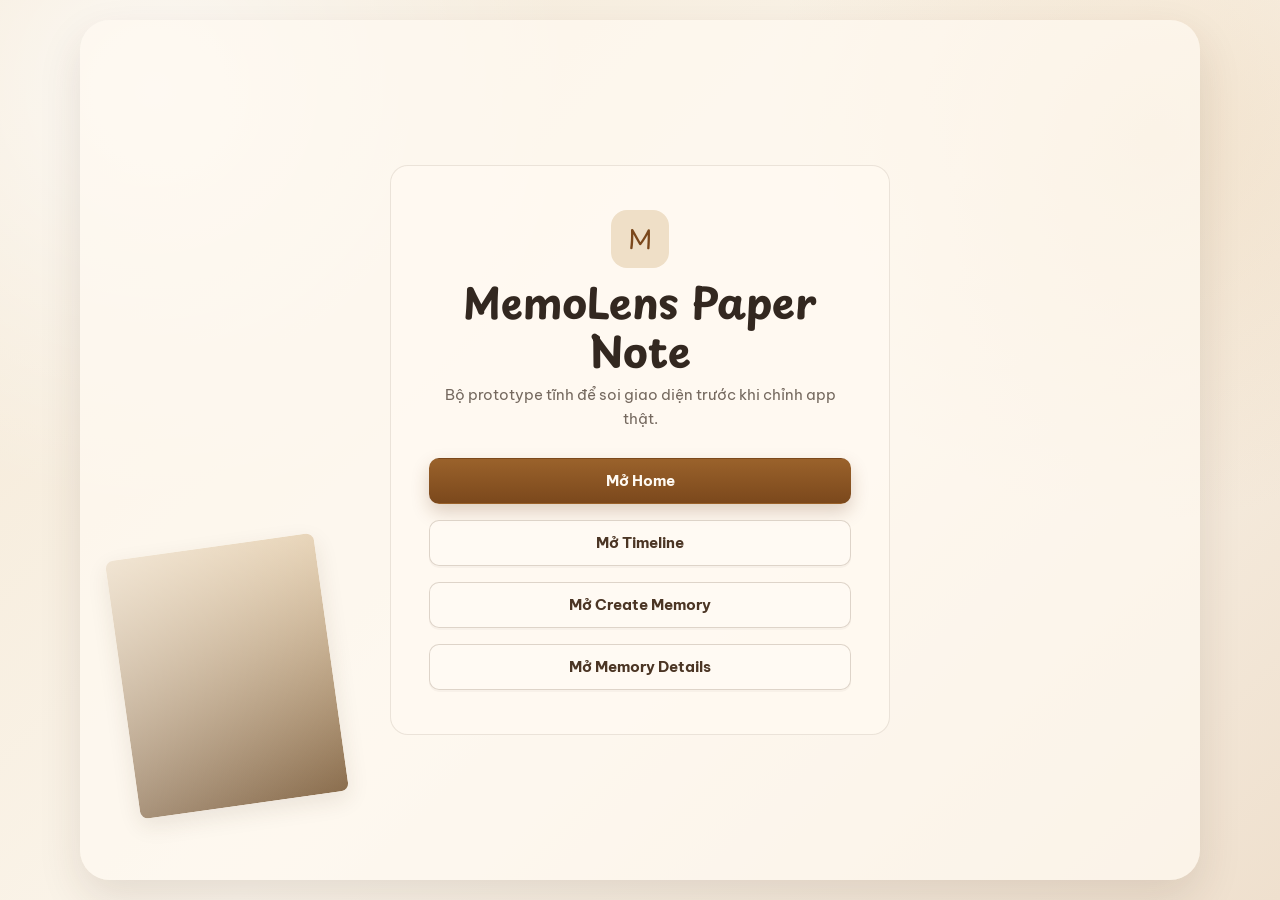
<file: design/prototype/index.html>
<!doctype html>
<html lang="vi">
<head>
  <meta charset="utf-8">
  <meta name="viewport" content="width=device-width, initial-scale=1">
  <title>MemoLens Prototype</title>
  <link rel="stylesheet" href="styles.css">
</head>
<body>
  <main class="auth-page">
    <section class="auth-card paper-card">
      <div class="auth-mark">M</div>
      <h1>MemoLens Paper Note</h1>
      <p>Bộ prototype tĩnh để soi giao diện trước khi chỉnh app thật.</p>
      <div class="auth-form">
        <a class="btn primary" href="home.html">Mở Home</a>
        <a class="btn" href="timeline.html">Mở Timeline</a>
        <a class="btn" href="create-memory.html">Mở Create Memory</a>
        <a class="btn" href="memory-details.html">Mở Memory Details</a>
      </div>
    </section>
  </main>
</body>
</html>
</file>
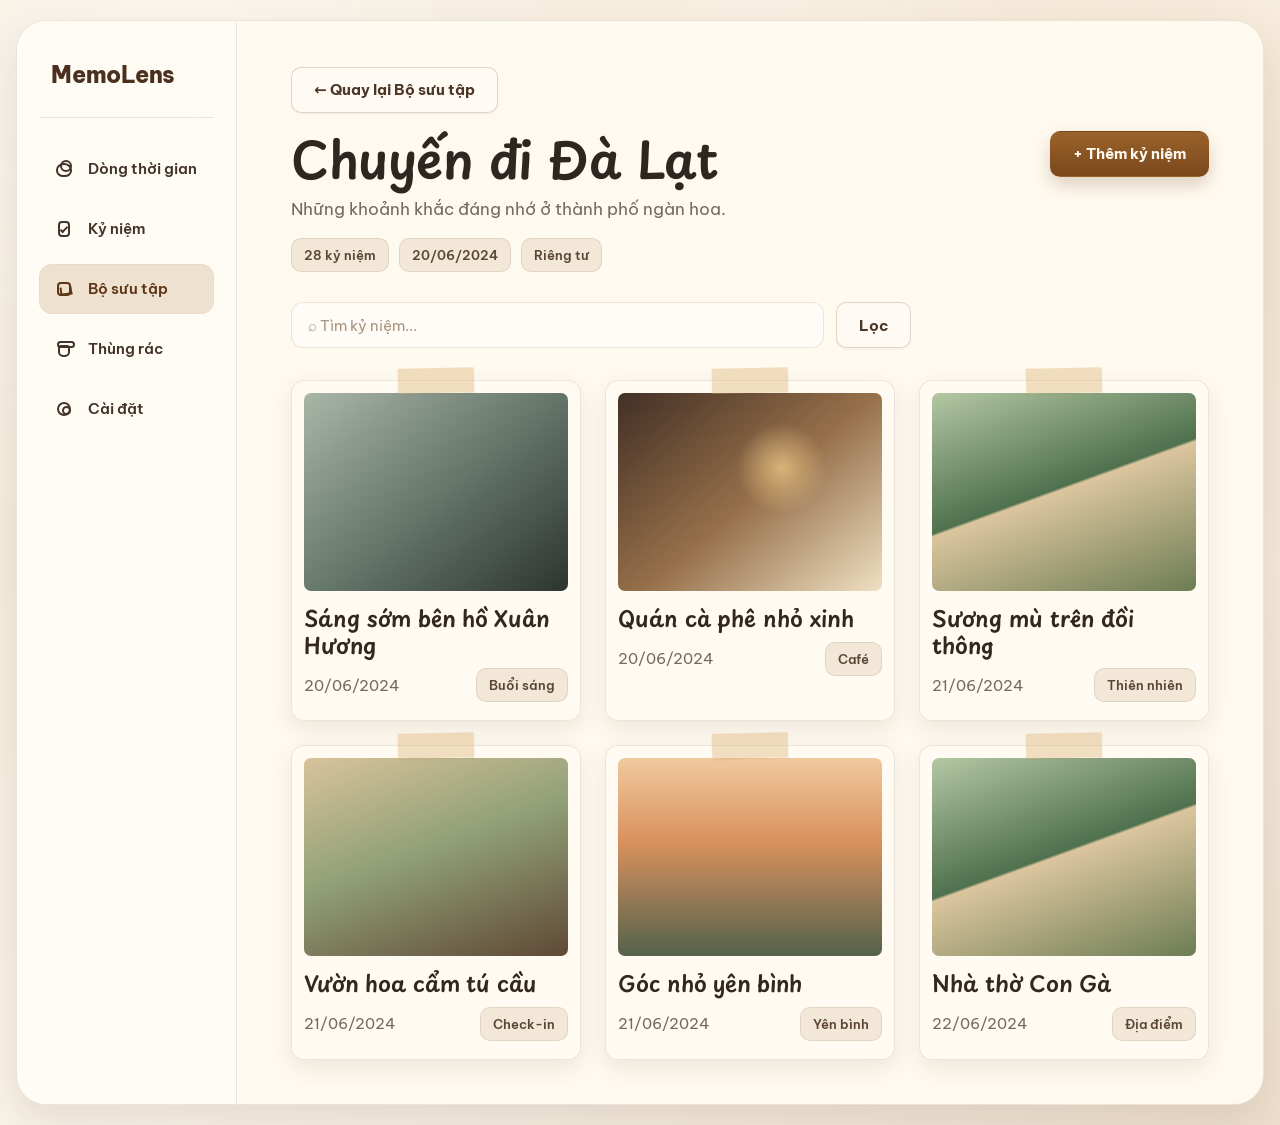
<file: design/prototype/album-details.html>
<!doctype html>
<html lang="vi">
<head>
  <meta charset="utf-8">
  <meta name="viewport" content="width=device-width, initial-scale=1">
  <title>MemoLens - Album Details Prototype</title>
  <link rel="stylesheet" href="styles.css">
</head>
<body>
  <div class="app-shell">
    <aside class="sidebar">
      <a class="brand" href="home.html">MemoLens</a>
      <nav class="side-nav">
        <a class="nav-item" href="timeline.html"><span class="nav-icon icon-timeline"></span>Dòng thời gian</a>
        <a class="nav-item" href="timeline.html"><span class="nav-icon icon-memory"></span>Kỷ niệm</a>
        <a class="nav-item active" href="albums.html"><span class="nav-icon icon-album"></span>Bộ sưu tập</a>
        <a class="nav-item" href="trash.html"><span class="nav-icon icon-trash"></span>Thùng rác</a>
        <a class="nav-item" href="settings.html"><span class="nav-icon icon-settings"></span>Cài đặt</a>
      </nav>
    </aside>
    <div>
      <header class="topbar"><a class="brand" href="home.html">MemoLens</a><span class="menu-dot">☰</span></header>
      <main class="main">
        <a class="btn" href="albums.html">← Quay lại Bộ sưu tập</a>
        <header class="page-header" style="margin-top:18px;">
          <div>
            <h1 class="page-title">Chuyến đi Đà Lạt</h1>
            <p class="subtitle">Những khoảnh khắc đáng nhớ ở thành phố ngàn hoa.</p>
            <div class="meta-row" style="margin-top:16px;"><span class="chip">28 kỷ niệm</span><span class="chip">20/06/2024</span><span class="chip">Riêng tư</span></div>
          </div>
          <a class="btn primary" href="#">+ Thêm kỷ niệm</a>
        </header>
        <section class="search-row"><div class="search">⌕ Tìm kỷ niệm...</div><a class="btn" href="#">Lọc</a></section>
        <section class="memory-grid">
          <article class="photo-card tape"><div class="cover photo-rain"></div><h2>Sáng sớm bên hồ Xuân Hương</h2><div class="card-meta"><p>20/06/2024</p><span class="chip">Buổi sáng</span></div></article>
          <article class="photo-card tape"><div class="cover photo-coffee"></div><h2>Quán cà phê nhỏ xinh</h2><div class="card-meta"><p>20/06/2024</p><span class="chip">Café</span></div></article>
          <article class="photo-card tape"><div class="cover photo-mountain"></div><h2>Sương mù trên đồi thông</h2><div class="card-meta"><p>21/06/2024</p><span class="chip">Thiên nhiên</span></div></article>
          <article class="photo-card tape"><div class="cover photo-bike"></div><h2>Vườn hoa cẩm tú cầu</h2><div class="card-meta"><p>21/06/2024</p><span class="chip">Check-in</span></div></article>
          <article class="photo-card tape"><div class="cover photo-sunset"></div><h2>Góc nhỏ yên bình</h2><div class="card-meta"><p>21/06/2024</p><span class="chip">Yên bình</span></div></article>
          <article class="photo-card tape"><div class="cover photo-mountain"></div><h2>Nhà thờ Con Gà</h2><div class="card-meta"><p>22/06/2024</p><span class="chip">Địa điểm</span></div></article>
        </section>
      </main>
    </div>
  </div>
  <nav class="mobile-nav"><a href="timeline.html">Dòng</a><a href="timeline.html">Kỷ niệm</a><a class="active" href="albums.html">Bộ sưu tập</a><a href="trash.html">Rác</a><a href="settings.html">Cài đặt</a></nav>
</body>
</html>
</file>
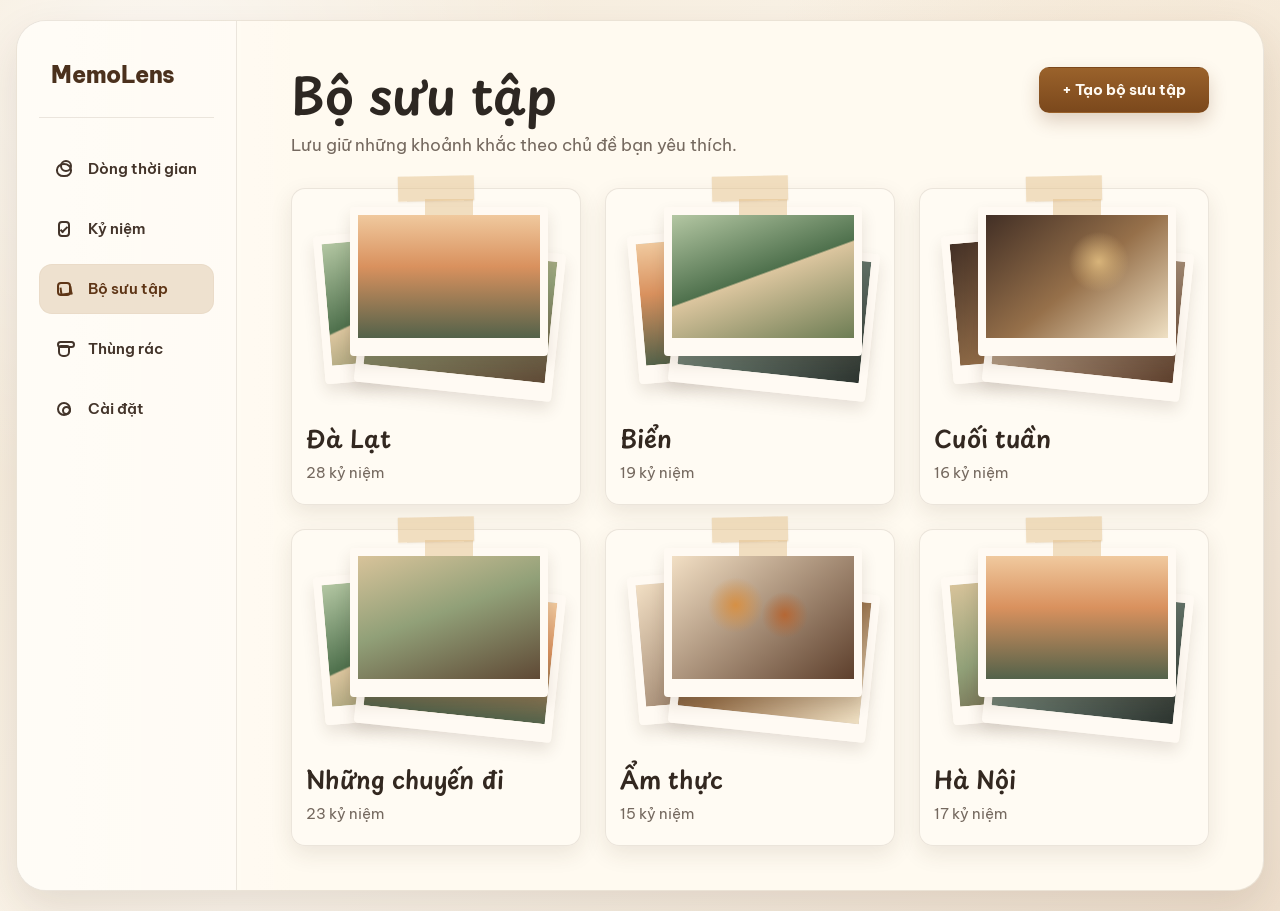
<file: design/prototype/albums.html>
<!doctype html>
<html lang="vi">
<head>
  <meta charset="utf-8">
  <meta name="viewport" content="width=device-width, initial-scale=1">
  <title>MemoLens - Albums Prototype</title>
  <link rel="stylesheet" href="styles.css">
</head>
<body>
  <div class="app-shell">
    <aside class="sidebar">
      <a class="brand" href="home.html">MemoLens</a>
      <nav class="side-nav">
        <a class="nav-item" href="timeline.html"><span class="nav-icon icon-timeline"></span>Dòng thời gian</a>
        <a class="nav-item" href="timeline.html"><span class="nav-icon icon-memory"></span>Kỷ niệm</a>
        <a class="nav-item active" href="albums.html"><span class="nav-icon icon-album"></span>Bộ sưu tập</a>
        <a class="nav-item" href="trash.html"><span class="nav-icon icon-trash"></span>Thùng rác</a>
        <a class="nav-item" href="settings.html"><span class="nav-icon icon-settings"></span>Cài đặt</a>
      </nav>
    </aside>
    <div>
      <header class="topbar"><a class="brand" href="home.html">MemoLens</a><span class="menu-dot">☰</span></header>
      <main class="main">
        <header class="page-header">
          <div><h1 class="page-title">Bộ sưu tập</h1><p class="subtitle">Lưu giữ những khoảnh khắc theo chủ đề bạn yêu thích.</p></div>
          <a class="btn primary" href="create-album.html">+ Tạo bộ sưu tập</a>
        </header>
        <section class="collection-grid">
          <a class="collection-card tape" href="album-details.html">
            <div class="stack"><div class="stack-photo photo-mountain"></div><div class="stack-photo photo-bike"></div><div class="stack-photo photo-sunset"></div></div>
            <h2>Đà Lạt</h2><p>28 kỷ niệm</p>
          </a>
          <a class="collection-card tape" href="album-details.html">
            <div class="stack"><div class="stack-photo photo-sunset"></div><div class="stack-photo photo-rain"></div><div class="stack-photo photo-mountain"></div></div>
            <h2>Biển</h2><p>19 kỷ niệm</p>
          </a>
          <a class="collection-card tape" href="album-details.html">
            <div class="stack"><div class="stack-photo photo-coffee"></div><div class="stack-photo photo-food"></div><div class="stack-photo photo-coffee"></div></div>
            <h2>Cuối tuần</h2><p>16 kỷ niệm</p>
          </a>
          <a class="collection-card tape" href="album-details.html">
            <div class="stack"><div class="stack-photo photo-mountain"></div><div class="stack-photo photo-sunset"></div><div class="stack-photo photo-bike"></div></div>
            <h2>Những chuyến đi</h2><p>23 kỷ niệm</p>
          </a>
          <a class="collection-card tape" href="album-details.html">
            <div class="stack"><div class="stack-photo photo-food"></div><div class="stack-photo photo-coffee"></div><div class="stack-photo photo-food"></div></div>
            <h2>Ẩm thực</h2><p>15 kỷ niệm</p>
          </a>
          <a class="collection-card tape" href="album-details.html">
            <div class="stack"><div class="stack-photo photo-bike"></div><div class="stack-photo photo-rain"></div><div class="stack-photo photo-sunset"></div></div>
            <h2>Hà Nội</h2><p>17 kỷ niệm</p>
          </a>
        </section>
      </main>
    </div>
  </div>
  <nav class="mobile-nav"><a href="timeline.html">Dòng</a><a href="timeline.html">Kỷ niệm</a><a class="active" href="albums.html">Bộ sưu tập</a><a href="trash.html">Rác</a><a href="settings.html">Cài đặt</a></nav>
</body>
</html>
</file>
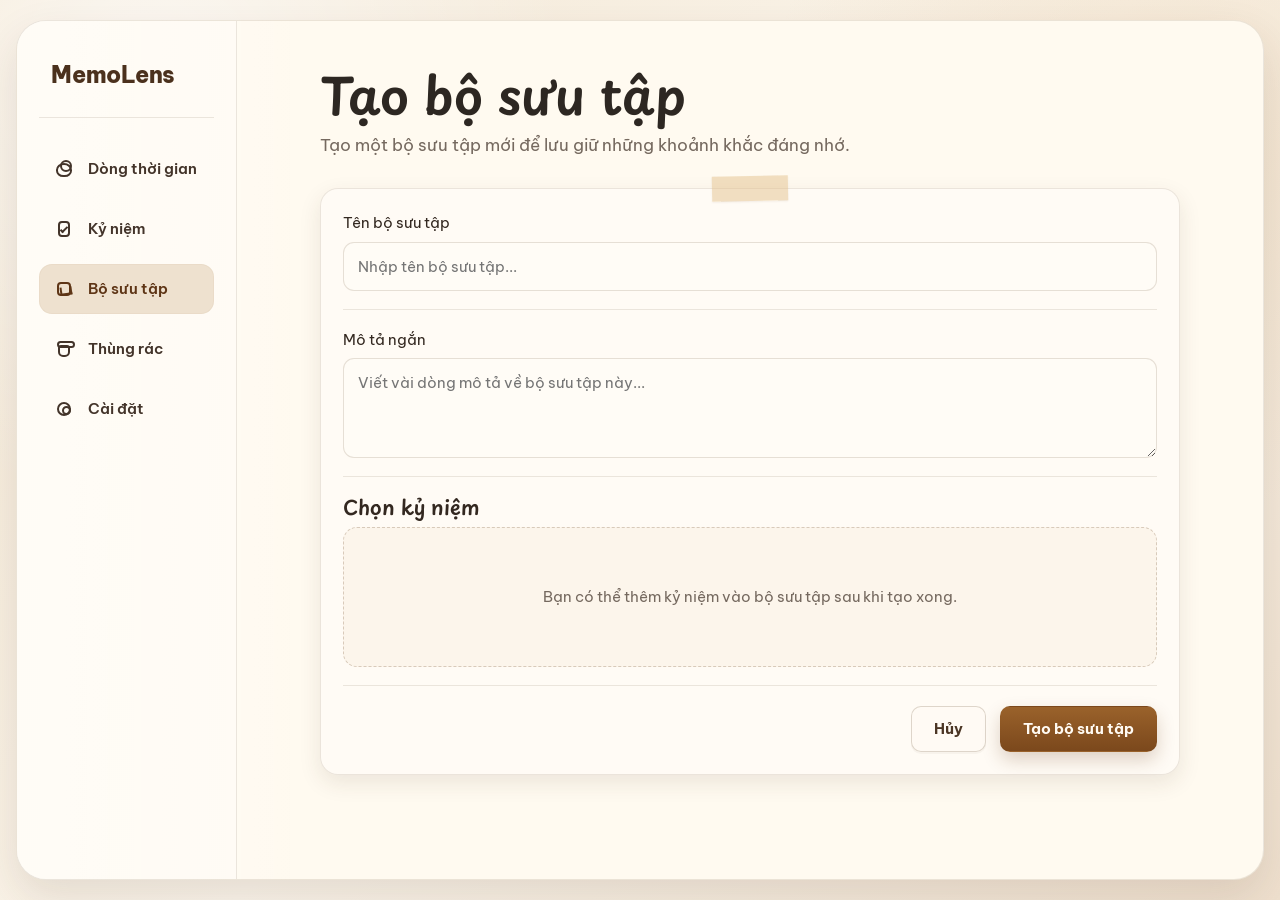
<file: design/prototype/create-album.html>
<!doctype html>
<html lang="vi">
<head>
  <meta charset="utf-8">
  <meta name="viewport" content="width=device-width, initial-scale=1">
  <title>MemoLens - Create Album Prototype</title>
  <link rel="stylesheet" href="styles.css">
</head>
<body>
  <div class="app-shell">
    <aside class="sidebar">
      <a class="brand" href="home.html">MemoLens</a>
      <nav class="side-nav">
        <a class="nav-item" href="timeline.html"><span class="nav-icon icon-timeline"></span>Dòng thời gian</a>
        <a class="nav-item" href="timeline.html"><span class="nav-icon icon-memory"></span>Kỷ niệm</a>
        <a class="nav-item active" href="albums.html"><span class="nav-icon icon-album"></span>Bộ sưu tập</a>
        <a class="nav-item" href="trash.html"><span class="nav-icon icon-trash"></span>Thùng rác</a>
        <a class="nav-item" href="settings.html"><span class="nav-icon icon-settings"></span>Cài đặt</a>
      </nav>
    </aside>
    <div>
      <header class="topbar"><a class="brand" href="home.html">MemoLens</a><span class="menu-dot">☰</span></header>
      <main class="main">
        <section class="form-shell">
          <header class="page-header">
            <div><h1 class="page-title">Tạo bộ sưu tập</h1><p class="subtitle">Tạo một bộ sưu tập mới để lưu giữ những khoảnh khắc đáng nhớ.</p></div>
          </header>
          <form class="form-card paper-card tape">
            <section class="form-section">
              <label class="field"><span>Tên bộ sưu tập</span><input class="input" placeholder="Nhập tên bộ sưu tập..."></label>
            </section>
            <section class="form-section">
              <label class="field"><span>Mô tả ngắn</span><textarea class="textarea" style="min-height:100px;" placeholder="Viết vài dòng mô tả về bộ sưu tập này..."></textarea></label>
            </section>
            <section class="form-section">
              <h2>Chọn kỷ niệm</h2>
              <div class="upload-box">Bạn có thể thêm kỷ niệm vào bộ sưu tập sau khi tạo xong.</div>
            </section>
            <div class="form-actions"><a class="btn" href="albums.html">Hủy</a><button class="btn primary" type="button">Tạo bộ sưu tập</button></div>
          </form>
        </section>
      </main>
    </div>
  </div>
  <nav class="mobile-nav"><a href="timeline.html">Dòng</a><a href="timeline.html">Kỷ niệm</a><a class="active" href="albums.html">Bộ sưu tập</a><a href="trash.html">Rác</a><a href="settings.html">Cài đặt</a></nav>
</body>
</html>
</file>
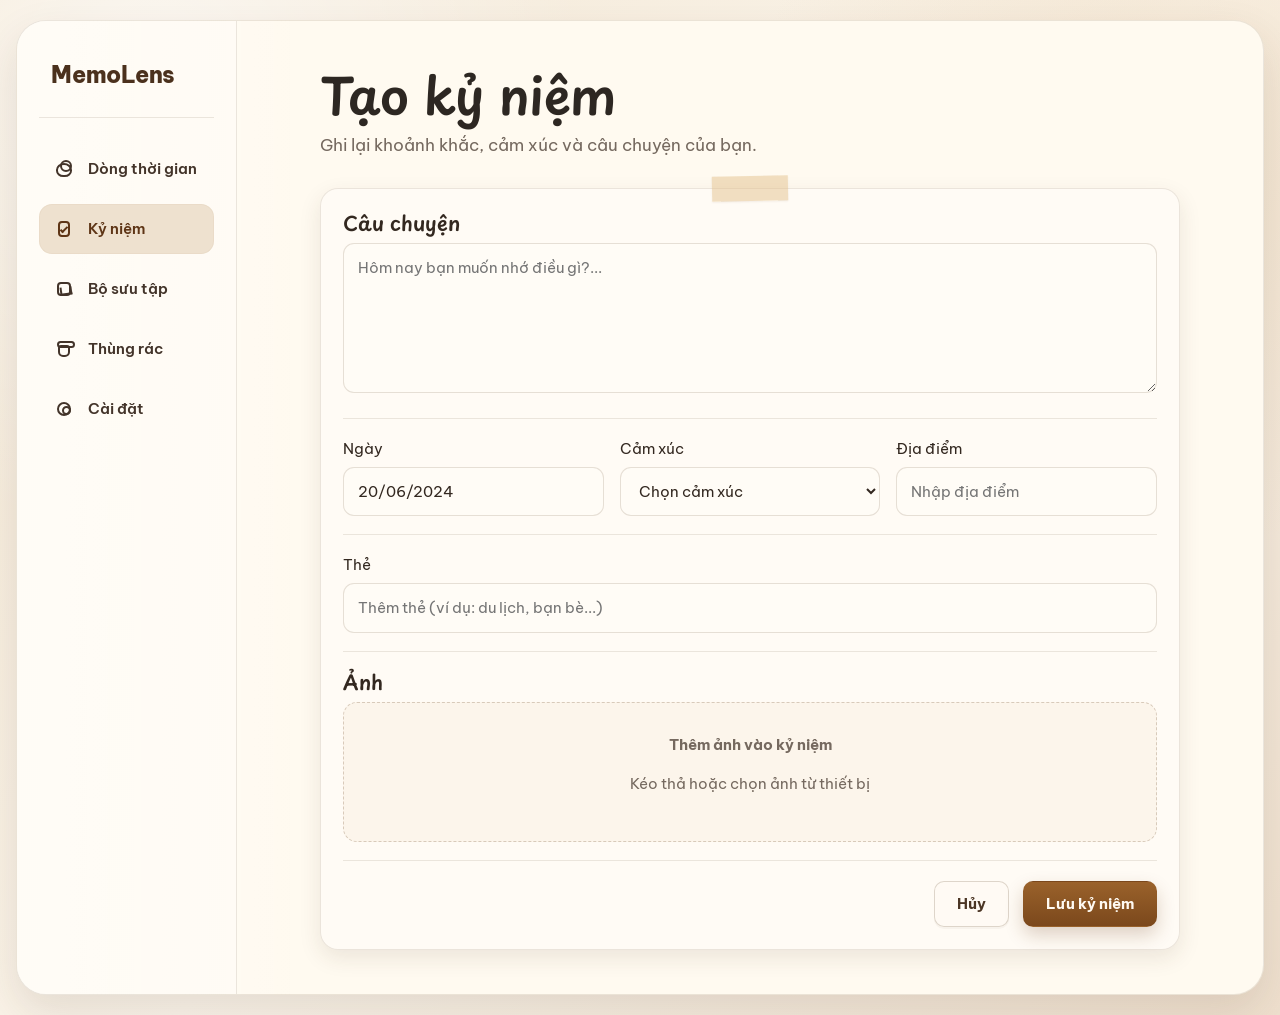
<file: design/prototype/create-memory.html>
<!doctype html>
<html lang="vi">
<head>
  <meta charset="utf-8">
  <meta name="viewport" content="width=device-width, initial-scale=1">
  <title>MemoLens - Create Memory Prototype</title>
  <link rel="stylesheet" href="styles.css">
</head>
<body>
  <div class="app-shell">
    <aside class="sidebar">
      <a class="brand" href="home.html">MemoLens</a>
      <nav class="side-nav">
        <a class="nav-item" href="timeline.html"><span class="nav-icon icon-timeline"></span>Dòng thời gian</a>
        <a class="nav-item active" href="timeline.html"><span class="nav-icon icon-memory"></span>Kỷ niệm</a>
        <a class="nav-item" href="albums.html"><span class="nav-icon icon-album"></span>Bộ sưu tập</a>
        <a class="nav-item" href="trash.html"><span class="nav-icon icon-trash"></span>Thùng rác</a>
        <a class="nav-item" href="settings.html"><span class="nav-icon icon-settings"></span>Cài đặt</a>
      </nav>
    </aside>
    <div>
      <header class="topbar"><a class="brand" href="home.html">MemoLens</a><span class="menu-dot">☰</span></header>
      <main class="main">
        <section class="form-shell">
          <header class="page-header">
            <div>
              <h1 class="page-title">Tạo kỷ niệm</h1>
              <p class="subtitle">Ghi lại khoảnh khắc, cảm xúc và câu chuyện của bạn.</p>
            </div>
          </header>
          <form class="form-card paper-card tape">
            <section class="form-section">
              <h2>Câu chuyện</h2>
              <textarea class="textarea" placeholder="Hôm nay bạn muốn nhớ điều gì?..."></textarea>
            </section>
            <section class="form-section">
              <div class="form-row">
                <label class="field"><span>Ngày</span><input class="input" value="20/06/2024"></label>
                <label class="field"><span>Cảm xúc</span><select class="select"><option>Chọn cảm xúc</option><option>Bình yên</option></select></label>
                <label class="field"><span>Địa điểm</span><input class="input" placeholder="Nhập địa điểm"></label>
              </div>
            </section>
            <section class="form-section">
              <label class="field"><span>Thẻ</span><input class="input" placeholder="Thêm thẻ (ví dụ: du lịch, bạn bè...)"></label>
            </section>
            <section class="form-section">
              <h2>Ảnh</h2>
              <div class="upload-box">
                <div>
                  <strong>Thêm ảnh vào kỷ niệm</strong>
                  <p>Kéo thả hoặc chọn ảnh từ thiết bị</p>
                </div>
              </div>
            </section>
            <div class="form-actions">
              <a class="btn" href="timeline.html">Hủy</a>
              <button class="btn primary" type="button">Lưu kỷ niệm</button>
            </div>
          </form>
        </section>
      </main>
    </div>
  </div>
  <nav class="mobile-nav"><a href="timeline.html">Dòng</a><a class="active" href="timeline.html">Kỷ niệm</a><a href="albums.html">Bộ sưu tập</a><a href="trash.html">Rác</a><a href="settings.html">Cài đặt</a></nav>
</body>
</html>
</file>
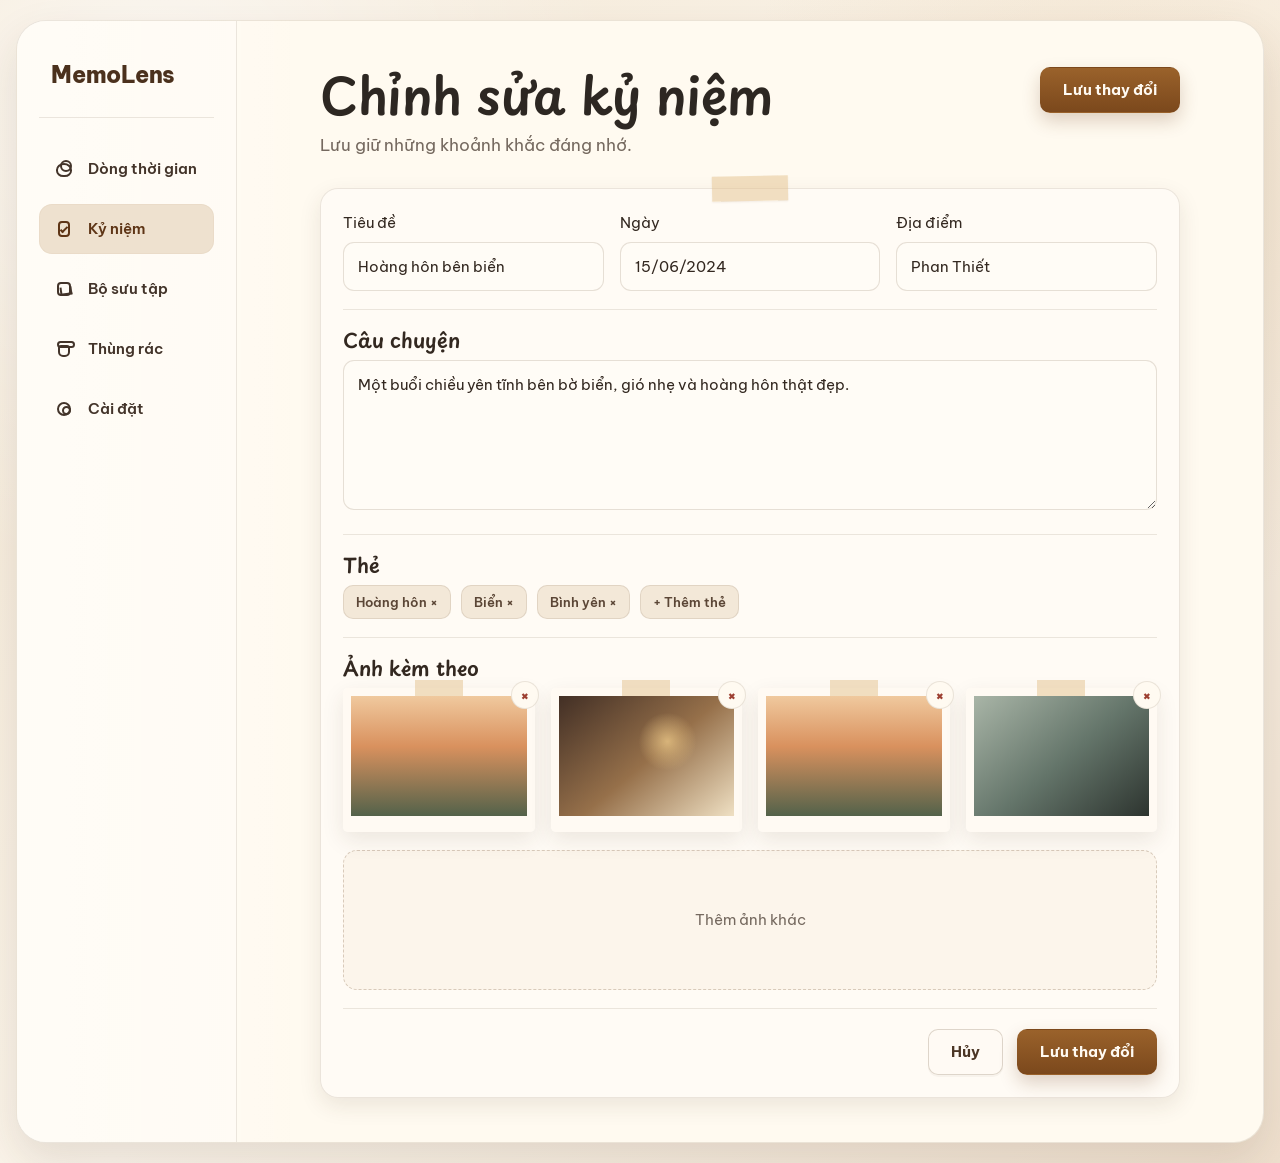
<file: design/prototype/edit-memory.html>
<!doctype html>
<html lang="vi">
<head>
  <meta charset="utf-8">
  <meta name="viewport" content="width=device-width, initial-scale=1">
  <title>MemoLens - Edit Memory Prototype</title>
  <link rel="stylesheet" href="styles.css">
</head>
<body>
  <div class="app-shell">
    <aside class="sidebar">
      <a class="brand" href="home.html">MemoLens</a>
      <nav class="side-nav">
        <a class="nav-item" href="timeline.html"><span class="nav-icon icon-timeline"></span>Dòng thời gian</a>
        <a class="nav-item active" href="timeline.html"><span class="nav-icon icon-memory"></span>Kỷ niệm</a>
        <a class="nav-item" href="albums.html"><span class="nav-icon icon-album"></span>Bộ sưu tập</a>
        <a class="nav-item" href="trash.html"><span class="nav-icon icon-trash"></span>Thùng rác</a>
        <a class="nav-item" href="settings.html"><span class="nav-icon icon-settings"></span>Cài đặt</a>
      </nav>
    </aside>
    <div>
      <header class="topbar"><a class="brand" href="home.html">MemoLens</a><span class="menu-dot">☰</span></header>
      <main class="main">
        <section class="form-shell">
          <header class="page-header">
            <div>
              <h1 class="page-title">Chỉnh sửa kỷ niệm</h1>
              <p class="subtitle">Lưu giữ những khoảnh khắc đáng nhớ.</p>
            </div>
            <a class="btn primary" href="#">Lưu thay đổi</a>
          </header>
          <form class="form-card paper-card tape">
            <section class="form-section">
              <div class="form-row">
                <label class="field"><span>Tiêu đề</span><input class="input" value="Hoàng hôn bên biển"></label>
                <label class="field"><span>Ngày</span><input class="input" value="15/06/2024"></label>
                <label class="field"><span>Địa điểm</span><input class="input" value="Phan Thiết"></label>
              </div>
            </section>
            <section class="form-section">
              <h2>Câu chuyện</h2>
              <textarea class="textarea">Một buổi chiều yên tĩnh bên bờ biển, gió nhẹ và hoàng hôn thật đẹp.</textarea>
            </section>
            <section class="form-section">
              <h2>Thẻ</h2>
              <div class="chip-row"><span class="chip">Hoàng hôn ×</span><span class="chip">Biển ×</span><span class="chip">Bình yên ×</span><span class="chip">+ Thêm thẻ</span></div>
            </section>
            <section class="form-section">
              <h2>Ảnh kèm theo</h2>
              <div class="edit-photos">
                <div class="thumb photo-sunset"><span class="remove">×</span></div>
                <div class="thumb photo-coffee"><span class="remove">×</span></div>
                <div class="thumb photo-sunset"><span class="remove">×</span></div>
                <div class="thumb photo-rain"><span class="remove">×</span></div>
              </div>
              <div class="upload-box" style="margin-top:18px;">Thêm ảnh khác</div>
            </section>
            <div class="form-actions"><a class="btn" href="memory-details.html">Hủy</a><button class="btn primary" type="button">Lưu thay đổi</button></div>
          </form>
        </section>
      </main>
    </div>
  </div>
  <nav class="mobile-nav"><a href="timeline.html">Dòng</a><a class="active" href="timeline.html">Kỷ niệm</a><a href="albums.html">Bộ sưu tập</a><a href="trash.html">Rác</a><a href="settings.html">Cài đặt</a></nav>
</body>
</html>
</file>
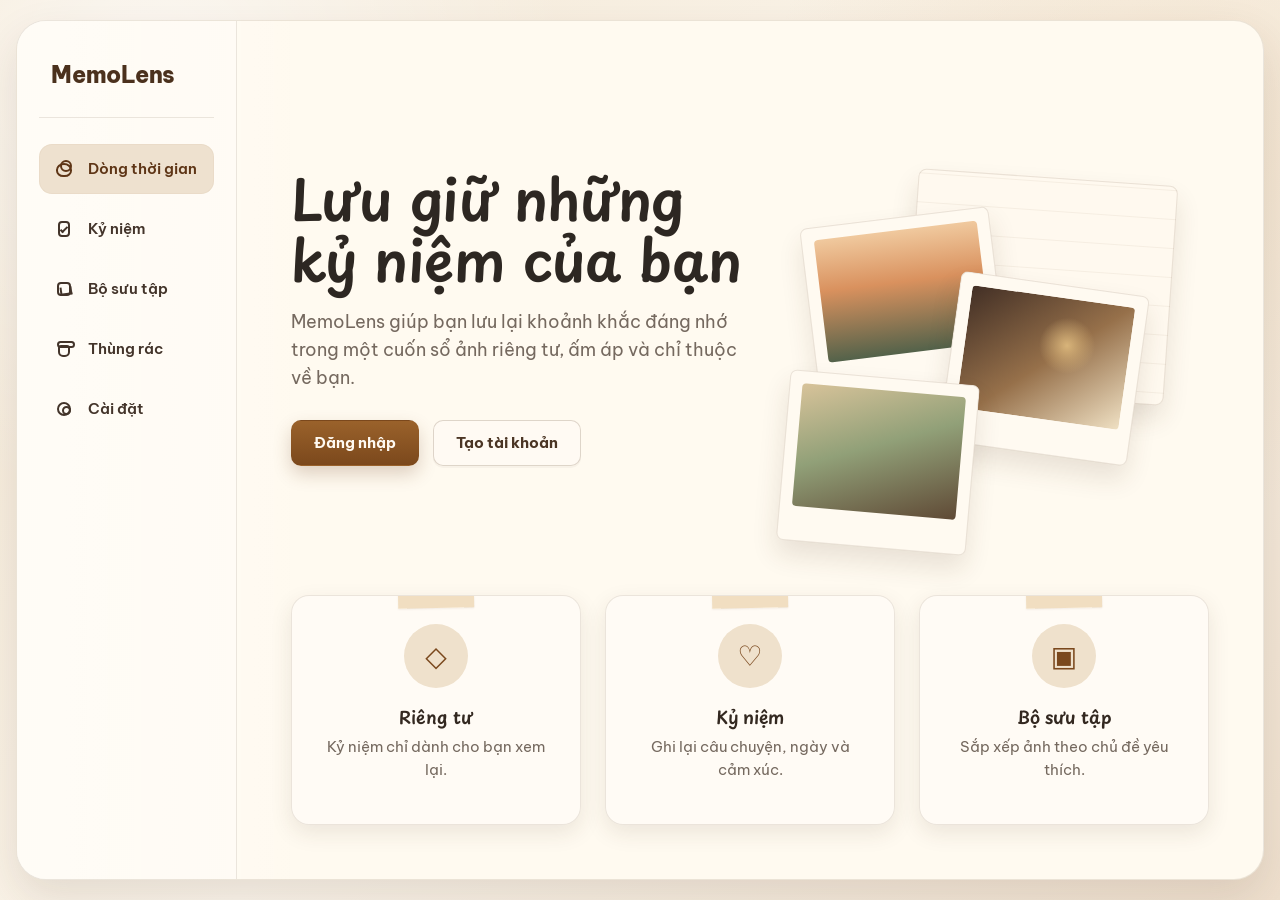
<file: design/prototype/home.html>
<!doctype html>
<html lang="vi">
<head>
  <meta charset="utf-8">
  <meta name="viewport" content="width=device-width, initial-scale=1">
  <title>MemoLens - Home Prototype</title>
  <link rel="stylesheet" href="styles.css">
</head>
<body>
  <div class="app-shell">
    <aside class="sidebar">
      <a class="brand" href="home.html">MemoLens</a>
      <nav class="side-nav" aria-label="Prototype navigation">
        <a class="nav-item active" href="timeline.html"><span class="nav-icon icon-timeline"></span>Dòng thời gian</a>
        <a class="nav-item" href="timeline.html"><span class="nav-icon icon-memory"></span>Kỷ niệm</a>
        <a class="nav-item" href="albums.html"><span class="nav-icon icon-album"></span>Bộ sưu tập</a>
        <a class="nav-item" href="trash.html"><span class="nav-icon icon-trash"></span>Thùng rác</a>
        <a class="nav-item" href="settings.html"><span class="nav-icon icon-settings"></span>Cài đặt</a>
      </nav>
    </aside>
    <div>
      <header class="topbar">
        <a class="brand" href="home.html">MemoLens</a>
        <span class="menu-dot">☰</span>
      </header>
      <main class="main">
        <section class="home-hero">
          <div class="hero-copy">
            <h1 class="hero-title">Lưu giữ những kỷ niệm của bạn</h1>
            <p>MemoLens giúp bạn lưu lại khoảnh khắc đáng nhớ trong một cuốn sổ ảnh riêng tư, ấm áp và chỉ thuộc về bạn.</p>
            <div class="hero-actions">
              <a class="btn primary" href="login.html">Đăng nhập</a>
              <a class="btn" href="register.html">Tạo tài khoản</a>
            </div>
          </div>
          <div class="collage" aria-label="Paper photo collage">
            <div class="note-sheet"></div>
            <div class="polaroid one tape"><div class="photo-fill photo-sunset"></div></div>
            <div class="polaroid two tape"><div class="photo-fill photo-coffee"></div></div>
            <div class="polaroid three tape"><div class="photo-fill photo-bike"></div></div>
          </div>
        </section>
        <section class="feature-grid" aria-label="Tính năng chính">
          <article class="feature-card paper-card tape">
            <div class="feature-icon">◇</div>
            <h3>Riêng tư</h3>
            <p>Kỷ niệm chỉ dành cho bạn xem lại.</p>
          </article>
          <article class="feature-card paper-card tape">
            <div class="feature-icon">♡</div>
            <h3>Kỷ niệm</h3>
            <p>Ghi lại câu chuyện, ngày và cảm xúc.</p>
          </article>
          <article class="feature-card paper-card tape">
            <div class="feature-icon">▣</div>
            <h3>Bộ sưu tập</h3>
            <p>Sắp xếp ảnh theo chủ đề yêu thích.</p>
          </article>
        </section>
      </main>
    </div>
  </div>
  <nav class="mobile-nav" aria-label="Mobile prototype navigation">
    <a class="active" href="timeline.html">Dòng</a>
    <a href="timeline.html">Kỷ niệm</a>
    <a href="albums.html">Bộ sưu tập</a>
    <a href="trash.html">Rác</a>
    <a href="settings.html">Cài đặt</a>
  </nav>
</body>
</html>
</file>
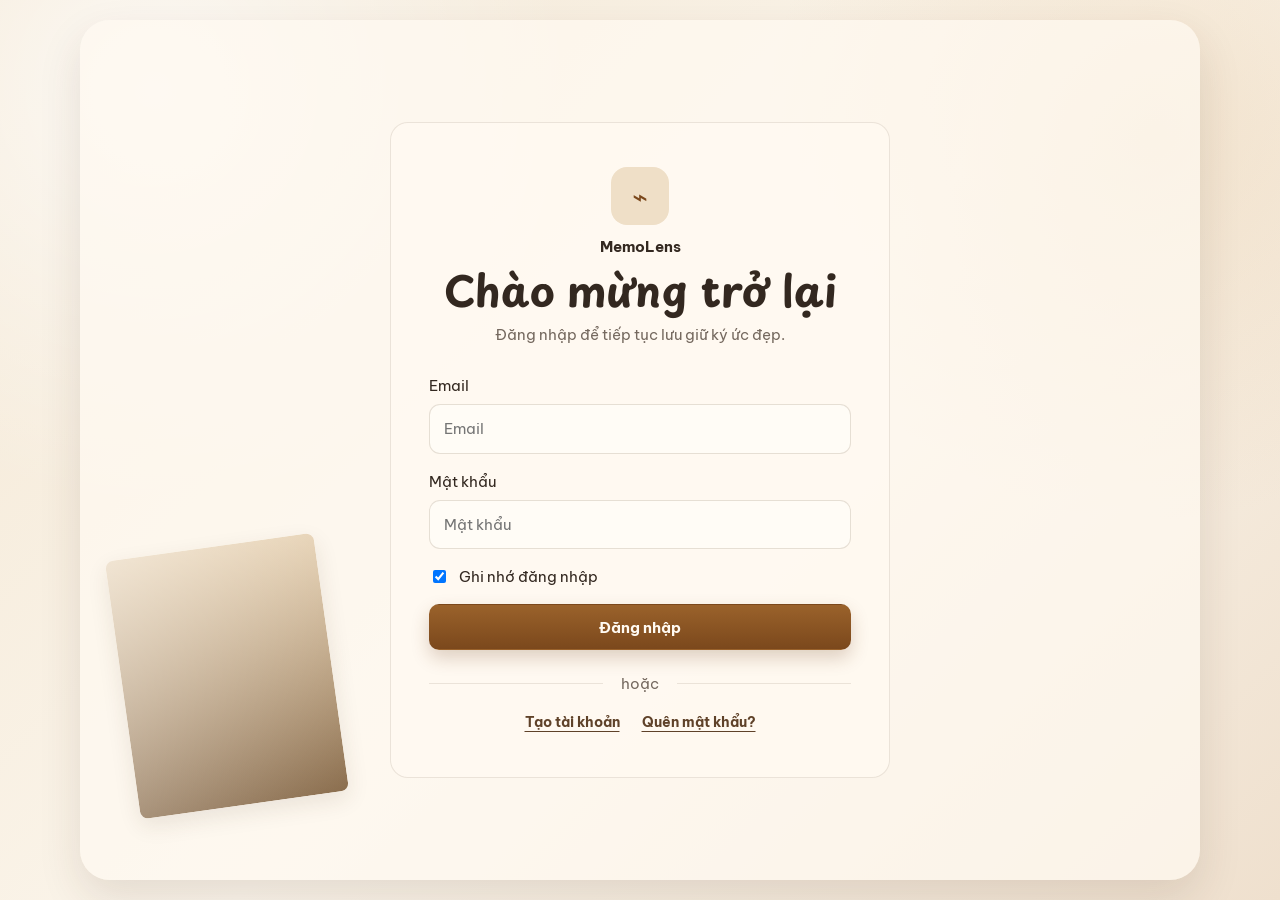
<file: design/prototype/login.html>
<!doctype html>
<html lang="vi">
<head>
  <meta charset="utf-8">
  <meta name="viewport" content="width=device-width, initial-scale=1">
  <title>MemoLens - Login Prototype</title>
  <link rel="stylesheet" href="styles.css">
</head>
<body>
  <main class="auth-page">
    <section class="auth-card paper-card">
      <div class="auth-mark">⌁</div>
      <strong>MemoLens</strong>
      <h1>Chào mừng trở lại</h1>
      <p>Đăng nhập để tiếp tục lưu giữ ký ức đẹp.</p>
      <form class="auth-form">
        <label class="field">
          <span>Email</span>
          <input class="input" type="email" placeholder="Email">
        </label>
        <label class="field">
          <span>Mật khẩu</span>
          <input class="input" type="password" placeholder="Mật khẩu">
        </label>
        <label class="field" style="display:flex;align-items:center;gap:10px;">
          <input type="checkbox" checked>
          <span>Ghi nhớ đăng nhập</span>
        </label>
        <button class="btn primary" type="button">Đăng nhập</button>
      </form>
      <div class="divider">hoặc</div>
      <div class="auth-links">
        <a href="register.html">Tạo tài khoản</a>
        <a href="#">Quên mật khẩu?</a>
      </div>
    </section>
  </main>
</body>
</html>
</file>
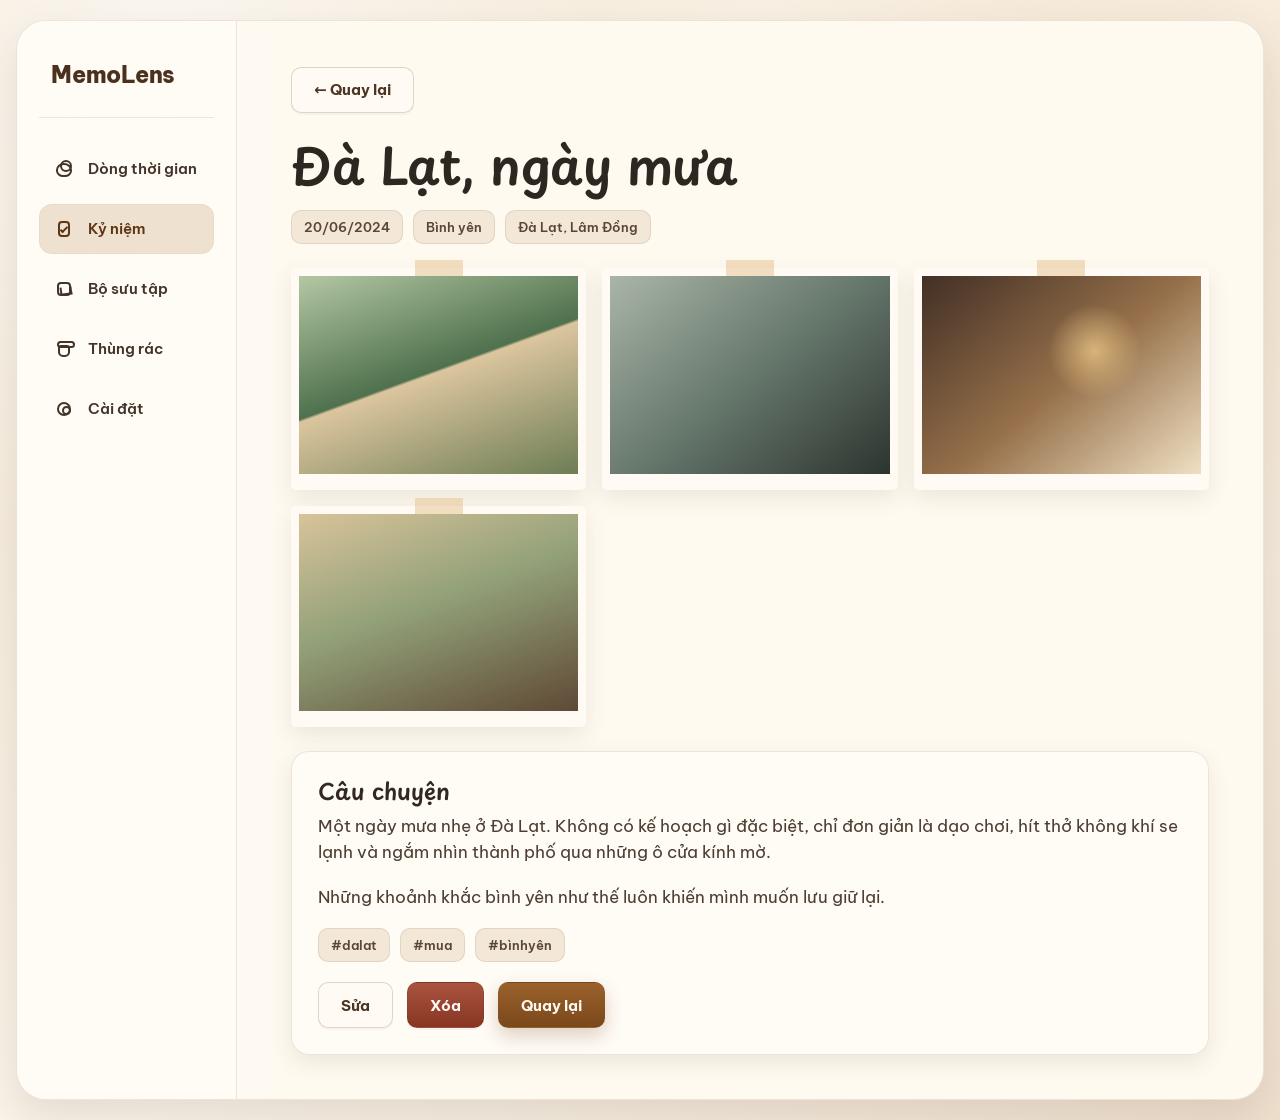
<file: design/prototype/memory-details.html>
<!doctype html>
<html lang="vi">
<head>
  <meta charset="utf-8">
  <meta name="viewport" content="width=device-width, initial-scale=1">
  <title>MemoLens - Memory Details Prototype</title>
  <link rel="stylesheet" href="styles.css">
</head>
<body>
  <div class="app-shell">
    <aside class="sidebar">
      <a class="brand" href="home.html">MemoLens</a>
      <nav class="side-nav">
        <a class="nav-item" href="timeline.html"><span class="nav-icon icon-timeline"></span>Dòng thời gian</a>
        <a class="nav-item active" href="timeline.html"><span class="nav-icon icon-memory"></span>Kỷ niệm</a>
        <a class="nav-item" href="albums.html"><span class="nav-icon icon-album"></span>Bộ sưu tập</a>
        <a class="nav-item" href="trash.html"><span class="nav-icon icon-trash"></span>Thùng rác</a>
        <a class="nav-item" href="settings.html"><span class="nav-icon icon-settings"></span>Cài đặt</a>
      </nav>
    </aside>
    <div>
      <header class="topbar"><a class="brand" href="home.html">MemoLens</a><span class="menu-dot">☰</span></header>
      <main class="main">
        <section class="detail-layout">
          <a class="btn" href="timeline.html" style="justify-self:start;">← Quay lại</a>
          <header>
            <h1 class="page-title">Đà Lạt, ngày mưa</h1>
            <div class="meta-row" style="margin-top:18px;"><span class="chip">20/06/2024</span><span class="chip">Bình yên</span><span class="chip">Đà Lạt, Lâm Đồng</span></div>
          </header>
          <section class="gallery">
            <div class="detail-photo photo-mountain"></div>
            <div class="detail-photo photo-rain"></div>
            <div class="detail-photo photo-coffee"></div>
            <div class="detail-photo photo-bike"></div>
          </section>
          <article class="story-card paper-card">
            <h2>Câu chuyện</h2>
            <p>Một ngày mưa nhẹ ở Đà Lạt. Không có kế hoạch gì đặc biệt, chỉ đơn giản là dạo chơi, hít thở không khí se lạnh và ngắm nhìn thành phố qua những ô cửa kính mờ.</p>
            <p>Những khoảnh khắc bình yên như thế luôn khiến mình muốn lưu giữ lại.</p>
            <div class="chip-row"><span class="chip">#dalat</span><span class="chip">#mua</span><span class="chip">#bìnhyên</span></div>
            <div class="detail-actions">
              <a class="btn" href="edit-memory.html">Sửa</a>
              <a class="btn danger" href="#">Xóa</a>
              <a class="btn primary" href="timeline.html">Quay lại</a>
            </div>
          </article>
        </section>
      </main>
    </div>
  </div>
  <nav class="mobile-nav"><a href="timeline.html">Dòng</a><a class="active" href="timeline.html">Kỷ niệm</a><a href="albums.html">Bộ sưu tập</a><a href="trash.html">Rác</a><a href="settings.html">Cài đặt</a></nav>
</body>
</html>
</file>
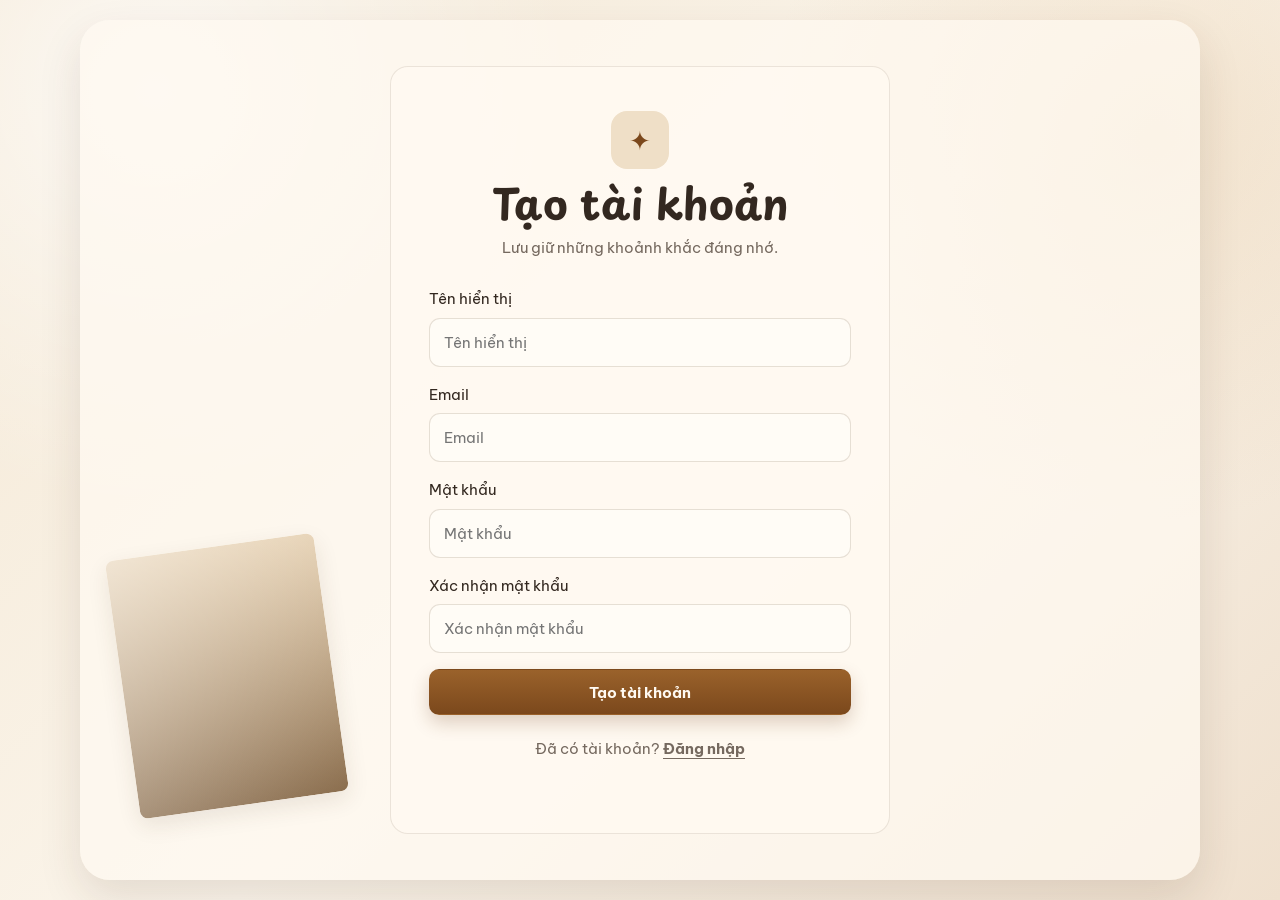
<file: design/prototype/register.html>
<!doctype html>
<html lang="vi">
<head>
  <meta charset="utf-8">
  <meta name="viewport" content="width=device-width, initial-scale=1">
  <title>MemoLens - Register Prototype</title>
  <link rel="stylesheet" href="styles.css">
</head>
<body>
  <main class="auth-page">
    <section class="auth-card paper-card">
      <div class="auth-mark">✦</div>
      <h1>Tạo tài khoản</h1>
      <p>Lưu giữ những khoảnh khắc đáng nhớ.</p>
      <form class="auth-form">
        <label class="field"><span>Tên hiển thị</span><input class="input" placeholder="Tên hiển thị"></label>
        <label class="field"><span>Email</span><input class="input" type="email" placeholder="Email"></label>
        <label class="field"><span>Mật khẩu</span><input class="input" type="password" placeholder="Mật khẩu"></label>
        <label class="field"><span>Xác nhận mật khẩu</span><input class="input" type="password" placeholder="Xác nhận mật khẩu"></label>
        <button class="btn primary" type="button">Tạo tài khoản</button>
      </form>
      <p style="margin-top:22px;">Đã có tài khoản? <a style="font-weight:700;text-decoration:underline;text-underline-offset:4px;" href="login.html">Đăng nhập</a></p>
    </section>
  </main>
</body>
</html>
</file>
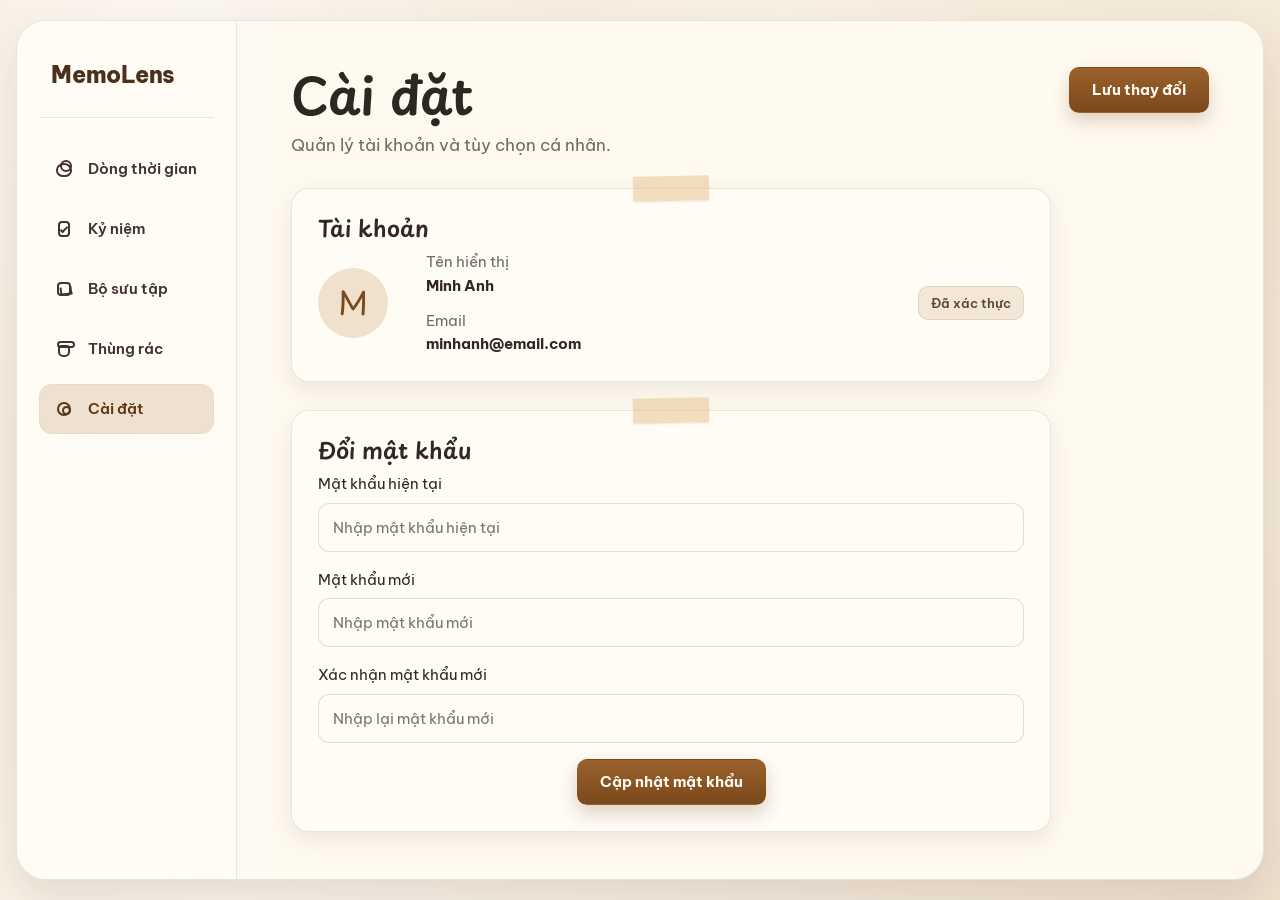
<file: design/prototype/settings.html>
<!doctype html>
<html lang="vi">
<head>
  <meta charset="utf-8">
  <meta name="viewport" content="width=device-width, initial-scale=1">
  <title>MemoLens - Settings Prototype</title>
  <link rel="stylesheet" href="styles.css">
</head>
<body>
  <div class="app-shell">
    <aside class="sidebar">
      <a class="brand" href="home.html">MemoLens</a>
      <nav class="side-nav">
        <a class="nav-item" href="timeline.html"><span class="nav-icon icon-timeline"></span>Dòng thời gian</a>
        <a class="nav-item" href="timeline.html"><span class="nav-icon icon-memory"></span>Kỷ niệm</a>
        <a class="nav-item" href="albums.html"><span class="nav-icon icon-album"></span>Bộ sưu tập</a>
        <a class="nav-item" href="trash.html"><span class="nav-icon icon-trash"></span>Thùng rác</a>
        <a class="nav-item active" href="settings.html"><span class="nav-icon icon-settings"></span>Cài đặt</a>
      </nav>
    </aside>
    <div>
      <header class="topbar"><a class="brand" href="home.html">MemoLens</a><span class="menu-dot">☰</span></header>
      <main class="main">
        <header class="page-header"><div><h1 class="page-title">Cài đặt</h1><p class="subtitle">Quản lý tài khoản và tùy chọn cá nhân.</p></div><a class="btn primary" href="#">Lưu thay đổi</a></header>
        <section class="settings-grid">
          <article class="settings-card paper-card tape">
            <h2>Tài khoản</h2>
            <div class="account-row">
              <div class="avatar">M</div>
              <div><p style="margin:0;color:var(--muted);">Tên hiển thị</p><strong>Minh Anh</strong><p style="margin:12px 0 0;color:var(--muted);">Email</p><strong>minhanh@email.com</strong></div>
              <span class="chip">Đã xác thực</span>
            </div>
          </article>
          <article class="settings-card paper-card tape">
            <h2>Đổi mật khẩu</h2>
            <form class="settings-form">
              <label class="field"><span>Mật khẩu hiện tại</span><input class="input" type="password" placeholder="Nhập mật khẩu hiện tại"></label>
              <label class="field"><span>Mật khẩu mới</span><input class="input" type="password" placeholder="Nhập mật khẩu mới"></label>
              <label class="field"><span>Xác nhận mật khẩu mới</span><input class="input" type="password" placeholder="Nhập lại mật khẩu mới"></label>
              <button class="btn primary" type="button" style="justify-self:center;">Cập nhật mật khẩu</button>
            </form>
          </article>
        </section>
      </main>
    </div>
  </div>
  <nav class="mobile-nav"><a href="timeline.html">Dòng</a><a href="timeline.html">Kỷ niệm</a><a href="albums.html">Bộ sưu tập</a><a href="trash.html">Rác</a><a class="active" href="settings.html">Cài đặt</a></nav>
</body>
</html>
</file>
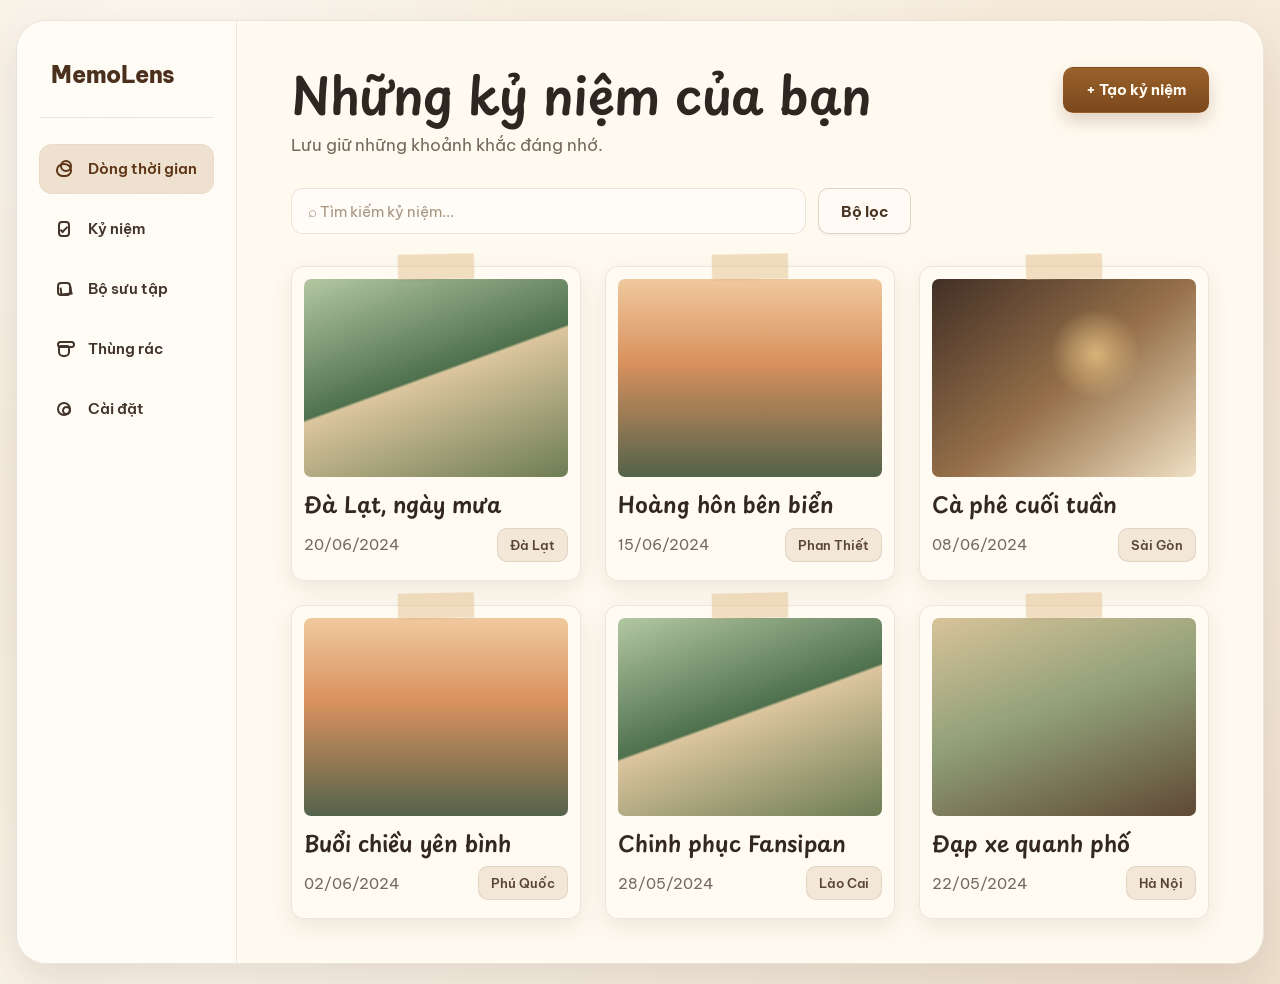
<file: design/prototype/timeline.html>
<!doctype html>
<html lang="vi">
<head>
  <meta charset="utf-8">
  <meta name="viewport" content="width=device-width, initial-scale=1">
  <title>MemoLens - Timeline Prototype</title>
  <link rel="stylesheet" href="styles.css">
</head>
<body>
  <div class="app-shell">
    <aside class="sidebar">
      <a class="brand" href="home.html">MemoLens</a>
      <nav class="side-nav">
        <a class="nav-item active" href="timeline.html"><span class="nav-icon icon-timeline"></span>Dòng thời gian</a>
        <a class="nav-item" href="timeline.html"><span class="nav-icon icon-memory"></span>Kỷ niệm</a>
        <a class="nav-item" href="albums.html"><span class="nav-icon icon-album"></span>Bộ sưu tập</a>
        <a class="nav-item" href="trash.html"><span class="nav-icon icon-trash"></span>Thùng rác</a>
        <a class="nav-item" href="settings.html"><span class="nav-icon icon-settings"></span>Cài đặt</a>
      </nav>
    </aside>
    <div>
      <header class="topbar"><a class="brand" href="home.html">MemoLens</a><span class="menu-dot">☰</span></header>
      <main class="main">
        <header class="page-header">
          <div>
            <h1 class="page-title">Những kỷ niệm của bạn</h1>
            <p class="subtitle">Lưu giữ những khoảnh khắc đáng nhớ.</p>
          </div>
          <a class="btn primary" href="create-memory.html">+ Tạo kỷ niệm</a>
        </header>
        <section class="search-row" aria-label="Tìm kiếm và bộ lọc">
          <div class="search">⌕ Tìm kiếm kỷ niệm...</div>
          <a class="btn" href="#">Bộ lọc</a>
        </section>
        <section class="memory-grid">
          <article class="photo-card tape">
            <a href="memory-details.html"><div class="cover photo-mountain"></div></a>
            <h2>Đà Lạt, ngày mưa</h2>
            <div class="card-meta"><p>20/06/2024</p><span class="chip">Đà Lạt</span></div>
          </article>
          <article class="photo-card tape">
            <a href="memory-details.html"><div class="cover photo-sunset"></div></a>
            <h2>Hoàng hôn bên biển</h2>
            <div class="card-meta"><p>15/06/2024</p><span class="chip">Phan Thiết</span></div>
          </article>
          <article class="photo-card tape">
            <a href="memory-details.html"><div class="cover photo-coffee"></div></a>
            <h2>Cà phê cuối tuần</h2>
            <div class="card-meta"><p>08/06/2024</p><span class="chip">Sài Gòn</span></div>
          </article>
          <article class="photo-card tape">
            <a href="memory-details.html"><div class="cover photo-sunset"></div></a>
            <h2>Buổi chiều yên bình</h2>
            <div class="card-meta"><p>02/06/2024</p><span class="chip">Phú Quốc</span></div>
          </article>
          <article class="photo-card tape">
            <a href="memory-details.html"><div class="cover photo-mountain"></div></a>
            <h2>Chinh phục Fansipan</h2>
            <div class="card-meta"><p>28/05/2024</p><span class="chip">Lào Cai</span></div>
          </article>
          <article class="photo-card tape">
            <a href="memory-details.html"><div class="cover photo-bike"></div></a>
            <h2>Đạp xe quanh phố</h2>
            <div class="card-meta"><p>22/05/2024</p><span class="chip">Hà Nội</span></div>
          </article>
        </section>
      </main>
    </div>
  </div>
  <nav class="mobile-nav">
    <a class="active" href="timeline.html">Dòng</a><a href="timeline.html">Kỷ niệm</a><a href="albums.html">Bộ sưu tập</a><a href="trash.html">Rác</a><a href="settings.html">Cài đặt</a>
  </nav>
</body>
</html>
</file>
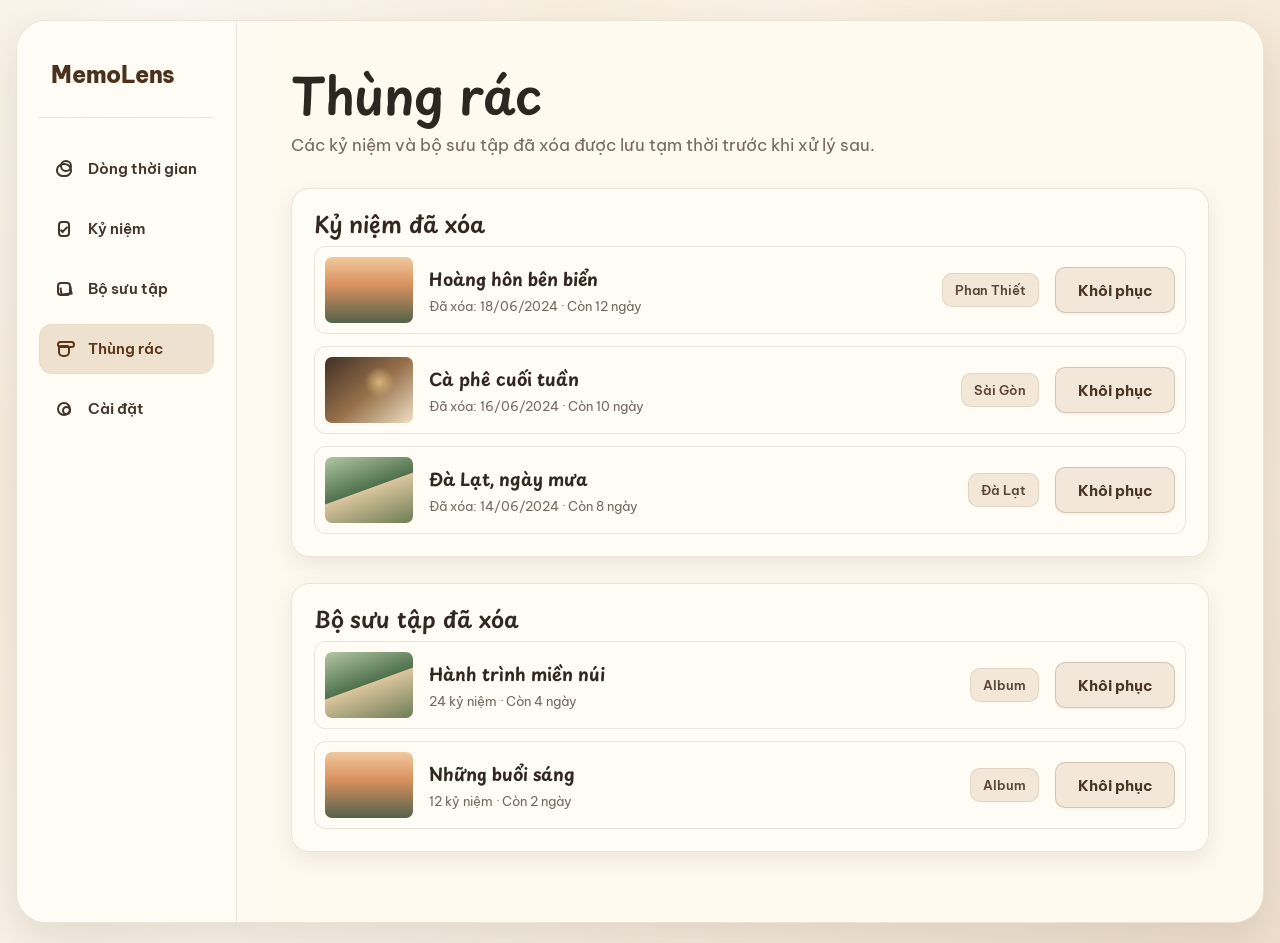
<file: design/prototype/trash.html>
<!doctype html>
<html lang="vi">
<head>
  <meta charset="utf-8">
  <meta name="viewport" content="width=device-width, initial-scale=1">
  <title>MemoLens - Trash Prototype</title>
  <link rel="stylesheet" href="styles.css">
</head>
<body>
  <div class="app-shell">
    <aside class="sidebar">
      <a class="brand" href="home.html">MemoLens</a>
      <nav class="side-nav">
        <a class="nav-item" href="timeline.html"><span class="nav-icon icon-timeline"></span>Dòng thời gian</a>
        <a class="nav-item" href="timeline.html"><span class="nav-icon icon-memory"></span>Kỷ niệm</a>
        <a class="nav-item" href="albums.html"><span class="nav-icon icon-album"></span>Bộ sưu tập</a>
        <a class="nav-item active" href="trash.html"><span class="nav-icon icon-trash"></span>Thùng rác</a>
        <a class="nav-item" href="settings.html"><span class="nav-icon icon-settings"></span>Cài đặt</a>
      </nav>
    </aside>
    <div>
      <header class="topbar"><a class="brand" href="home.html">MemoLens</a><span class="menu-dot">☰</span></header>
      <main class="main">
        <header class="page-header"><div><h1 class="page-title">Thùng rác</h1><p class="subtitle">Các kỷ niệm và bộ sưu tập đã xóa được lưu tạm thời trước khi xử lý sau.</p></div></header>
        <section class="trash-section paper-card">
          <h2>Kỷ niệm đã xóa</h2>
          <div class="trash-list">
            <article class="trash-item"><div class="cover photo-sunset"></div><div><h3>Hoàng hôn bên biển</h3><p>Đã xóa: 18/06/2024 · Còn 12 ngày</p></div><span class="chip">Phan Thiết</span><a class="btn soft" href="#">Khôi phục</a></article>
            <article class="trash-item"><div class="cover photo-coffee"></div><div><h3>Cà phê cuối tuần</h3><p>Đã xóa: 16/06/2024 · Còn 10 ngày</p></div><span class="chip">Sài Gòn</span><a class="btn soft" href="#">Khôi phục</a></article>
            <article class="trash-item"><div class="cover photo-mountain"></div><div><h3>Đà Lạt, ngày mưa</h3><p>Đã xóa: 14/06/2024 · Còn 8 ngày</p></div><span class="chip">Đà Lạt</span><a class="btn soft" href="#">Khôi phục</a></article>
          </div>
        </section>
        <section class="trash-section paper-card">
          <h2>Bộ sưu tập đã xóa</h2>
          <div class="trash-list">
            <article class="trash-item"><div class="cover photo-mountain"></div><div><h3>Hành trình miền núi</h3><p>24 kỷ niệm · Còn 4 ngày</p></div><span class="chip">Album</span><a class="btn soft" href="#">Khôi phục</a></article>
            <article class="trash-item"><div class="cover photo-sunset"></div><div><h3>Những buổi sáng</h3><p>12 kỷ niệm · Còn 2 ngày</p></div><span class="chip">Album</span><a class="btn soft" href="#">Khôi phục</a></article>
          </div>
        </section>
      </main>
    </div>
  </div>
  <nav class="mobile-nav"><a href="timeline.html">Dòng</a><a href="timeline.html">Kỷ niệm</a><a href="albums.html">Bộ sưu tập</a><a class="active" href="trash.html">Rác</a><a href="settings.html">Cài đặt</a></nav>
</body>
</html>
</file>
<file: design/prototype/styles.css>
@import url("https://fonts.googleapis.com/css2?family=Be+Vietnam+Pro:wght@400;500;600;700&family=Playpen+Sans:wght@500;600;700&display=swap");

:root {
  --paper: #fbf5ea;
  --paper-2: #fffaf0;
  --paper-3: #f4eadb;
  --ink: #332820;
  --muted: #75695f;
  --soft: #a89580;
  --line: rgba(91, 67, 47, 0.12);
  --accent: #7b481c;
  --accent-2: #9a622b;
  --accent-soft: #eee1cf;
  --danger: #9d3f31;
  --green: #64764b;
  --shadow: 0 18px 44px rgba(69, 45, 25, 0.12);
  --shadow-sm: 0 8px 22px rgba(69, 45, 25, 0.1);
  --radius-lg: 28px;
  --radius: 18px;
  --radius-sm: 12px;
  --font-display: "Playpen Sans", "Segoe UI", system-ui, sans-serif;
  --font-body: "Be Vietnam Pro", "Segoe UI", system-ui, sans-serif;
}

* {
  box-sizing: border-box;
}

html {
  min-width: 0;
}

body {
  margin: 0;
  min-width: 0;
  color: var(--ink);
  font-family: var(--font-body);
  font-size: 15px;
  line-height: 1.55;
  background:
    radial-gradient(circle at 12% 10%, rgba(255, 255, 255, 0.72), transparent 30%),
    radial-gradient(circle at 90% 15%, rgba(232, 205, 169, 0.4), transparent 28%),
    linear-gradient(135deg, #f4e8d5, #fbf5eb 52%, #efe0ce);
}

a {
  color: inherit;
  text-decoration: none;
}

img {
  display: block;
  max-width: 100%;
}

button,
input,
textarea,
select {
  font: inherit;
}

.app-shell {
  width: min(1280px, calc(100% - 32px));
  min-height: calc(100vh - 40px);
  margin: 20px auto;
  display: grid;
  grid-template-columns: 220px minmax(0, 1fr);
  overflow: hidden;
  border: 1px solid rgba(98, 69, 42, 0.13);
  border-radius: 30px;
  background:
    linear-gradient(90deg, rgba(255,255,255,0.55), transparent 22%),
    var(--paper-2);
  box-shadow: var(--shadow);
}

.sidebar {
  display: flex;
  flex-direction: column;
  gap: 26px;
  padding: 36px 22px;
  border-right: 1px solid var(--line);
  background: rgba(255, 253, 247, 0.68);
}

.brand {
  padding: 0 12px 24px;
  border-bottom: 1px solid var(--line);
  color: #4b311d;
  font-weight: 800;
  font-size: 23px;
  letter-spacing: -0.01em;
}

.side-nav {
  display: grid;
  gap: 10px;
}

.nav-item {
  min-height: 50px;
  display: flex;
  align-items: center;
  gap: 13px;
  padding: 0 14px;
  border-radius: 13px;
  color: #43342a;
  font-weight: 600;
}

.nav-item.active {
  color: #5e3516;
  background: var(--accent-soft);
  box-shadow: inset 0 0 0 1px rgba(120, 74, 30, 0.04);
}

.nav-icon {
  width: 22px;
  height: 22px;
  position: relative;
  flex: 0 0 auto;
  color: currentColor;
}

.nav-icon::before,
.nav-icon::after {
  content: "";
  position: absolute;
  border: 2px solid currentColor;
}

.icon-timeline::before {
  inset: 5px 3px 3px;
  border-radius: 50% 50% 45% 45%;
}

.icon-timeline::after {
  width: 8px;
  height: 8px;
  left: 7px;
  top: 2px;
  border-radius: 50%;
}

.icon-memory::before {
  inset: 3px 5px;
  border-radius: 4px;
}

.icon-memory::after {
  inset: 7px 9px;
  border-left-width: 0;
  border-top-width: 0;
  transform: rotate(45deg);
}

.icon-album::before {
  inset: 4px;
  border-radius: 4px;
}

.icon-album::after {
  width: 8px;
  height: 6px;
  left: 7px;
  top: 9px;
  border-top: 0;
  transform: rotate(-8deg);
}

.icon-trash::before {
  inset: 7px 5px 3px;
  border-radius: 3px 3px 5px 5px;
}

.icon-trash::after {
  width: 14px;
  height: 3px;
  left: 4px;
  top: 3px;
  border-radius: 4px;
}

.icon-settings::before {
  inset: 4px;
  border-radius: 50%;
}

.icon-settings::after {
  width: 5px;
  height: 5px;
  left: 8.5px;
  top: 8.5px;
  border-radius: 50%;
}

.main {
  min-width: 0;
  padding: 46px 54px 44px;
}

.topbar {
  display: none;
}

.page-header {
  display: flex;
  align-items: flex-start;
  justify-content: space-between;
  gap: 24px;
  margin-bottom: 30px;
}

.page-title,
.hero-title {
  margin: 0;
  color: #2d2722;
  font-family: var(--font-display);
  font-weight: 600;
  line-height: 1.1;
  letter-spacing: -0.01em;
}

.page-title {
  font-size: clamp(36px, 4vw, 50px);
}

.hero-title {
  max-width: 540px;
  font-size: clamp(40px, 4.35vw, 56px);
}

.subtitle {
  margin: 10px 0 0;
  max-width: 680px;
  color: var(--muted);
  font-size: 17px;
}

.paper-card {
  position: relative;
  border: 1px solid var(--line);
  border-radius: var(--radius);
  background: rgba(255, 252, 246, 0.76);
  box-shadow: var(--shadow-sm);
}

.paper-card.tape::before,
.photo-card.tape::before,
.collection-card.tape::before,
.form-card.tape::before {
  content: "";
  position: absolute;
  z-index: 3;
  width: 76px;
  height: 25px;
  top: -13px;
  left: 50%;
  transform: translateX(-50%) rotate(-1deg);
  background: rgba(225, 190, 136, 0.48);
  box-shadow: 0 1px 2px rgba(96, 65, 36, 0.08);
}

.btn {
  min-height: 46px;
  display: inline-flex;
  align-items: center;
  justify-content: center;
  gap: 8px;
  padding: 0 22px;
  border: 1px solid rgba(93, 60, 32, 0.2);
  border-radius: 10px;
  background: rgba(255, 251, 244, 0.8);
  color: #4b3524;
  font-weight: 700;
  box-shadow: 0 2px 0 rgba(83, 53, 28, 0.04);
}

.btn.primary {
  border-color: transparent;
  color: #fffaf2;
  background: linear-gradient(180deg, var(--accent-2), var(--accent));
  box-shadow: 0 8px 18px rgba(107, 61, 23, 0.22);
}

.btn.soft {
  background: #f2e7d8;
}

.btn.danger {
  color: #fff8f0;
  background: linear-gradient(180deg, #a8543f, #893524);
}

.meta-row,
.chip-row {
  display: flex;
  flex-wrap: wrap;
  gap: 10px;
}

.chip {
  display: inline-flex;
  align-items: center;
  min-height: 34px;
  padding: 6px 12px;
  border: 1px solid var(--line);
  border-radius: 10px;
  color: #5b4636;
  background: #f3e8d8;
  font-size: 13px;
  font-weight: 600;
}

.home-hero {
  display: grid;
  grid-template-columns: minmax(0, 1.05fr) minmax(320px, 0.95fr);
  align-items: center;
  gap: 48px;
  min-height: 500px;
}

.hero-copy p {
  max-width: 520px;
  color: var(--muted);
  font-size: 18px;
}

.hero-actions {
  display: flex;
  gap: 14px;
  margin-top: 28px;
}

.collage {
  position: relative;
  min-height: 320px;
}

.note-sheet,
.polaroid {
  position: absolute;
  border: 1px solid rgba(97, 66, 39, 0.13);
  background: #fffaf1;
  box-shadow: 0 14px 26px rgba(71, 47, 28, 0.12);
}

.note-sheet {
  width: 260px;
  height: 220px;
  right: 38px;
  top: 20px;
  transform: rotate(4deg);
  border-radius: 8px;
  background:
    linear-gradient(rgba(138, 103, 67, 0.08) 1px, transparent 1px) 0 32px / 100% 29px,
    #fff9ef;
}

.polaroid {
  width: 190px;
  padding: 12px 12px 34px;
  border-radius: 7px;
}

.polaroid.one {
  right: 210px;
  top: 60px;
  transform: rotate(-7deg);
}

.polaroid.two {
  right: 70px;
  top: 126px;
  transform: rotate(8deg);
}

.polaroid.three {
  right: 236px;
  top: 220px;
  transform: rotate(5deg);
}

.photo-fill,
.cover,
.thumb,
.detail-photo,
.stack-photo {
  background:
    linear-gradient(135deg, rgba(64, 88, 67, 0.28), transparent 42%),
    linear-gradient(20deg, rgba(130, 78, 35, 0.24), transparent 45%),
    linear-gradient(180deg, #d9b98f, #7d8a64 55%, #4c5942);
}

.photo-fill {
  aspect-ratio: 4 / 3;
  border-radius: 4px;
}

.photo-sunset { background: linear-gradient(180deg, #f0c99e 0%, #d9915e 42%, #53624a 100%); }
.photo-coffee { background: radial-gradient(circle at 62% 38%, #d8b47a, transparent 22%), linear-gradient(140deg, #422f25, #96704a 52%, #efe0c3); }
.photo-mountain { background: linear-gradient(160deg, #b4c7a3, #4f714d 48%, #dbc59e 49%, #6d7d54); }
.photo-rain { background: linear-gradient(140deg, #a9b5a7, #64756a 52%, #2d342f); }
.photo-bike { background: linear-gradient(160deg, #d8c39a, #91a078 46%, #5f4935); }
.photo-food { background: radial-gradient(circle at 35% 40%, #d69045, transparent 20%), radial-gradient(circle at 62% 48%, #b56734, transparent 18%), linear-gradient(140deg, #f2dfc4, #5d3f2c); }

.feature-grid,
.memory-grid,
.collection-grid {
  display: grid;
  grid-template-columns: repeat(3, minmax(0, 1fr));
  gap: 24px;
}

.feature-grid {
  margin-top: 28px;
}

.feature-card {
  min-height: 230px;
  padding: 28px;
  text-align: center;
  overflow: hidden;
}

.feature-icon {
  width: 64px;
  height: 64px;
  margin: 0 auto 18px;
  display: grid;
  place-items: center;
  border-radius: 999px;
  color: #7a481d;
  background: #efe1cc;
  font-size: 28px;
  font-family: var(--font-body);
}

.feature-card h3,
.photo-card h2,
.collection-card h2,
.story-card h2,
.form-section h2,
.trash-section h2,
.settings-card h2 {
  margin: 0 0 8px;
  font-family: var(--font-display);
  font-weight: 600;
  line-height: 1.2;
}

.feature-card p {
  margin: 0;
  color: var(--muted);
}

.auth-page {
  min-height: calc(100vh - 40px);
  display: grid;
  place-items: center;
  width: min(1120px, calc(100% - 32px));
  margin: 20px auto;
  position: relative;
  border-radius: 30px;
  background: rgba(255, 250, 241, 0.72);
  box-shadow: var(--shadow);
  overflow: hidden;
}

.auth-page::before {
  content: "";
  position: absolute;
  left: 42px;
  bottom: 74px;
  width: 210px;
  height: 260px;
  border-radius: 8px;
  background:
    linear-gradient(135deg, rgba(255,255,255,0.55), transparent),
    linear-gradient(180deg, #dfc49d, #8b6e4e);
  transform: rotate(-8deg);
  box-shadow: var(--shadow-sm);
}

.auth-card {
  width: min(500px, calc(100% - 34px));
  padding: 44px 38px;
  text-align: center;
  background: rgba(255, 250, 241, 0.84);
  box-shadow: none;
}

.auth-mark {
  width: 58px;
  height: 58px;
  margin: 0 auto 10px;
  display: grid;
  place-items: center;
  border-radius: 16px;
  color: var(--accent);
  background: #efdfc7;
  font-family: var(--font-display);
  font-size: 26px;
}

.auth-card h1 {
  margin: 8px 0 8px;
  font-family: var(--font-display);
  font-size: clamp(31px, 4vw, 42px);
  line-height: 1.16;
}

.auth-card p {
  margin: 0 0 28px;
  color: var(--muted);
}

.field {
  display: grid;
  gap: 7px;
  text-align: left;
}

.field label {
  color: #5e4b3c;
  font-size: 13px;
  font-weight: 700;
}

.input,
.textarea,
.select {
  width: 100%;
  min-height: 48px;
  border: 1px solid rgba(100, 70, 42, 0.16);
  border-radius: 11px;
  padding: 12px 14px;
  color: var(--ink);
  background: rgba(255, 252, 247, 0.9);
  outline: 0;
}

.textarea {
  min-height: 150px;
  resize: vertical;
}

.auth-form,
.form-grid,
.settings-form {
  display: grid;
  gap: 16px;
}

.auth-links,
.split-links {
  display: flex;
  justify-content: center;
  gap: 22px;
  color: #5f4229;
  font-size: 14px;
  font-weight: 700;
  text-decoration: underline;
  text-underline-offset: 4px;
}

.divider {
  display: grid;
  grid-template-columns: 1fr auto 1fr;
  align-items: center;
  gap: 18px;
  margin: 22px 0 16px;
  color: var(--muted);
}

.divider::before,
.divider::after {
  content: "";
  height: 1px;
  background: var(--line);
}

.search-row {
  max-width: 620px;
  display: grid;
  grid-template-columns: minmax(0, 1fr) auto;
  gap: 12px;
  margin: 22px 0 32px;
}

.search {
  min-height: 46px;
  display: flex;
  align-items: center;
  gap: 10px;
  padding: 0 16px;
  border: 1px solid var(--line);
  border-radius: 12px;
  color: var(--soft);
  background: rgba(255, 252, 247, 0.76);
}

.photo-card {
  position: relative;
  min-width: 0;
  padding: 12px 12px 18px;
  border: 1px solid var(--line);
  border-radius: 13px;
  background: rgba(255, 251, 244, 0.86);
  box-shadow: var(--shadow-sm);
}

.cover {
  aspect-ratio: 4 / 3;
  width: 100%;
  border-radius: 7px;
  margin-bottom: 14px;
}

.photo-card h2 {
  font-size: 22px;
}

.photo-card p {
  margin: 0;
  color: var(--muted);
}

.card-meta {
  display: flex;
  align-items: center;
  justify-content: space-between;
  gap: 10px;
  margin-top: 10px;
}

.form-shell {
  width: min(860px, 100%);
  margin: 0 auto;
}

.form-card {
  padding: 22px;
}

.form-section {
  padding: 18px 0;
  border-bottom: 1px solid var(--line);
}

.form-section:first-child {
  padding-top: 0;
}

.form-section:last-child {
  border-bottom: 0;
}

.form-section h2 {
  font-size: 20px;
}

.form-row {
  display: grid;
  grid-template-columns: repeat(3, minmax(0, 1fr));
  gap: 16px;
}

.upload-box {
  min-height: 140px;
  display: grid;
  place-items: center;
  border: 1px dashed rgba(111, 77, 43, 0.26);
  border-radius: 14px;
  color: var(--muted);
  background: rgba(249, 240, 226, 0.52);
  text-align: center;
}

.form-actions {
  display: flex;
  justify-content: flex-end;
  gap: 14px;
  padding-top: 20px;
}

.edit-photos,
.gallery {
  display: grid;
  grid-template-columns: repeat(4, minmax(0, 1fr));
  gap: 16px;
}

.thumb,
.detail-photo {
  position: relative;
  aspect-ratio: 4 / 3;
  border: 8px solid #fffaf3;
  border-bottom-width: 16px;
  border-radius: 5px;
  box-shadow: var(--shadow-sm);
}

.thumb::before,
.detail-photo::before,
.stack-photo::before {
  content: "";
  position: absolute;
  width: 48px;
  height: 16px;
  top: -16px;
  left: 50%;
  transform: translateX(-50%);
  background: rgba(225, 190, 136, 0.48);
}

.remove {
  position: absolute;
  top: -15px;
  right: -12px;
  width: 28px;
  height: 28px;
  display: grid;
  place-items: center;
  border-radius: 999px;
  border: 1px solid var(--line);
  background: #fffaf1;
  color: var(--danger);
  font-weight: 800;
}

.detail-layout {
  display: grid;
  gap: 24px;
}

.gallery {
  grid-template-columns: repeat(3, minmax(0, 1fr));
}

.story-card {
  padding: 26px;
}

.story-card p {
  margin: 0 0 18px;
  color: #4c3d32;
  font-size: 17px;
}

.detail-actions {
  display: flex;
  gap: 14px;
  flex-wrap: wrap;
  margin-top: 20px;
}

.collection-card {
  position: relative;
  padding: 14px 14px 20px;
  border: 1px solid var(--line);
  border-radius: 14px;
  background: rgba(255, 251, 244, 0.86);
  box-shadow: var(--shadow-sm);
}

.stack {
  position: relative;
  height: 205px;
  margin-bottom: 16px;
}

.stack-photo {
  position: absolute;
  width: 76%;
  aspect-ratio: 4 / 3;
  border: 8px solid #fffaf3;
  border-bottom-width: 18px;
  border-radius: 4px;
  box-shadow: 0 8px 16px rgba(72, 50, 32, 0.13);
}

.stack-photo:nth-child(1) {
  left: 5%;
  top: 12%;
  transform: rotate(-5deg);
}

.stack-photo:nth-child(2) {
  right: 3%;
  top: 20%;
  transform: rotate(6deg);
}

.stack-photo:nth-child(3) {
  left: 17%;
  top: 2%;
  transform: rotate(0deg);
}

.collection-card h2 {
  font-size: 24px;
}

.collection-card p {
  margin: 4px 0 0;
  color: var(--muted);
}

.trash-list {
  display: grid;
  gap: 12px;
}

.trash-section {
  padding: 22px;
  margin-bottom: 26px;
}

.trash-item {
  display: grid;
  grid-template-columns: 88px minmax(0, 1fr) auto auto;
  align-items: center;
  gap: 16px;
  padding: 10px;
  border: 1px solid var(--line);
  border-radius: 12px;
  background: rgba(255, 251, 244, 0.75);
}

.trash-item .cover {
  margin: 0;
}

.trash-item h3 {
  margin: 0 0 4px;
  font-family: var(--font-display);
  font-weight: 650;
}

.trash-item p {
  margin: 0;
  color: var(--muted);
  font-size: 13px;
}

.settings-grid {
  display: grid;
  gap: 28px;
  max-width: 760px;
}

.settings-card {
  padding: 26px;
}

.account-row {
  display: grid;
  grid-template-columns: 88px minmax(0, 1fr) auto;
  align-items: center;
  gap: 20px;
}

.avatar {
  width: 70px;
  height: 70px;
  display: grid;
  place-items: center;
  border-radius: 999px;
  color: var(--accent);
  background: #efe1cc;
  font-family: var(--font-display);
  font-size: 32px;
}

.mobile-nav {
  display: none;
}

@media (max-width: 920px) {
  .app-shell {
    width: min(768px, calc(100% - 24px));
    grid-template-columns: 1fr;
    margin: 12px auto calc(104px + env(safe-area-inset-bottom, 0px));
    border-radius: 24px;
  }

  .sidebar {
    display: none;
  }

  .topbar {
    min-height: 68px;
    display: flex;
    align-items: center;
    justify-content: space-between;
    padding: 18px 18px 0;
  }

  .topbar .brand {
    padding: 0;
    border: 0;
    font-size: 19px;
  }

  .menu-dot {
    width: 42px;
    height: 42px;
    display: grid;
    place-items: center;
    border: 1px solid var(--line);
    border-radius: 999px;
    background: rgba(255, 250, 241, 0.74);
    font-weight: 800;
  }

  .main {
    padding: 22px 18px calc(140px + env(safe-area-inset-bottom, 0px));
  }

  .page-header {
    display: grid;
    gap: 18px;
  }

  .page-title {
    font-size: clamp(30px, 8.2vw, 38px);
  }

  .subtitle {
    font-size: 14px;
  }

  .home-hero {
    grid-template-columns: 1fr;
    gap: 18px;
    min-height: 0;
  }

  .hero-title {
    font-size: clamp(32px, 9.6vw, 38px);
  }

  .hero-copy p {
    font-size: 15px;
  }

  .hero-actions {
    display: grid;
    grid-template-columns: repeat(2, minmax(0, 1fr));
    gap: 10px;
  }

  .collage {
    min-height: 148px;
  }

  .note-sheet {
    right: 30px;
    width: 132px;
    height: 112px;
  }

  .polaroid {
    width: 92px;
  }

  .polaroid.one {
    right: 128px;
    top: 36px;
  }

  .polaroid.two {
    right: 44px;
    top: 72px;
  }

  .polaroid.three {
    display: none;
  }

  .feature-grid,
  .memory-grid,
  .collection-grid {
    grid-template-columns: 1fr;
  }

  .feature-grid {
    grid-template-columns: repeat(3, minmax(0, 1fr));
    gap: 10px;
    padding-bottom: 18px;
  }

  .feature-card {
    min-height: 128px;
    padding: 16px 10px;
  }

  .feature-icon {
    width: 46px;
    height: 46px;
    margin-bottom: 10px;
    font-size: 20px;
  }

  .feature-card h3 {
    font-size: 16px;
  }

  .feature-card p {
    font-size: 11px;
  }

  .search-row {
    grid-template-columns: minmax(0, 1fr) auto;
    margin-bottom: 24px;
  }

  .form-row {
    grid-template-columns: 1fr;
  }

  .edit-photos {
    grid-template-columns: repeat(2, minmax(0, 1fr));
  }

  .gallery {
    grid-template-columns: repeat(2, minmax(0, 1fr));
  }

  .form-actions {
    display: grid;
    grid-template-columns: 1fr 1fr;
  }

  .trash-item {
    grid-template-columns: 74px minmax(0, 1fr);
  }

  .trash-item .btn,
  .trash-item .chip {
    grid-column: 2;
    justify-self: start;
  }

  .account-row {
    grid-template-columns: 64px minmax(0, 1fr);
  }

  .account-row .chip {
    grid-column: 2;
    justify-self: start;
  }

  .mobile-nav {
    position: fixed;
    z-index: 20;
    left: 12px;
    right: 12px;
    bottom: calc(12px + env(safe-area-inset-bottom, 0px));
    min-height: 60px;
    padding: 6px;
    display: grid;
    grid-template-columns: repeat(5, 1fr);
    border: 1px solid var(--line);
    border-radius: 22px;
    background: rgba(255, 250, 241, 0.94);
    box-shadow: 0 10px 28px rgba(69, 45, 25, 0.16);
    backdrop-filter: blur(10px);
  }

  .mobile-nav a {
    display: grid;
    place-items: center;
    color: #5f4c3c;
    font-size: 10px;
    font-weight: 700;
    line-height: 1.1;
    min-width: 0;
    overflow: hidden;
    padding: 0 3px;
    text-align: center;
    text-overflow: ellipsis;
    white-space: nowrap;
  }

  .mobile-nav a.active {
    color: var(--accent);
    background: var(--accent-soft);
    border-radius: 16px;
  }
}

@media (max-width: 520px) {
  body {
    font-size: 14px;
  }

  .app-shell,
  .auth-page {
    width: 100%;
    min-height: 100vh;
    height: 100vh;
    margin: 0;
    border-width: 0;
    border-radius: 0;
  }

  .app-shell {
    overflow: hidden;
  }

  .main {
    height: calc(100vh - 68px - 84px - env(safe-area-inset-bottom, 0px));
    overflow-y: auto;
    padding-bottom: calc(46px + env(safe-area-inset-bottom, 0px));
  }

  .auth-page::before {
    display: none;
  }

  .auth-card {
    width: calc(100% - 32px);
    padding: 32px 18px;
  }

  .hero-actions,
  .form-actions {
    grid-template-columns: 1fr 1fr;
  }

  .btn {
    min-height: 44px;
    padding: 0 14px;
  }

  .feature-grid {
    grid-template-columns: 1fr;
    gap: 10px;
    padding-bottom: calc(28px + env(safe-area-inset-bottom, 0px));
  }

  .feature-card {
    min-height: auto;
    display: grid;
    grid-template-columns: 38px minmax(0, 1fr);
    align-items: center;
    column-gap: 10px;
    padding: 10px 12px;
    text-align: left;
  }

  .feature-card .feature-icon {
    width: 36px;
    height: 36px;
    margin: 0;
    font-size: 15px;
  }

  .feature-card h3 {
    grid-column: 2;
    margin-bottom: 2px;
    font-size: 14.5px;
    line-height: 1.12;
  }

  .feature-card p {
    grid-column: 2;
    font-size: 10.8px;
    line-height: 1.28;
  }

  .photo-card h2,
  .collection-card h2 {
    font-size: 21px;
  }

  .stack {
    height: 184px;
  }
}
</file>
